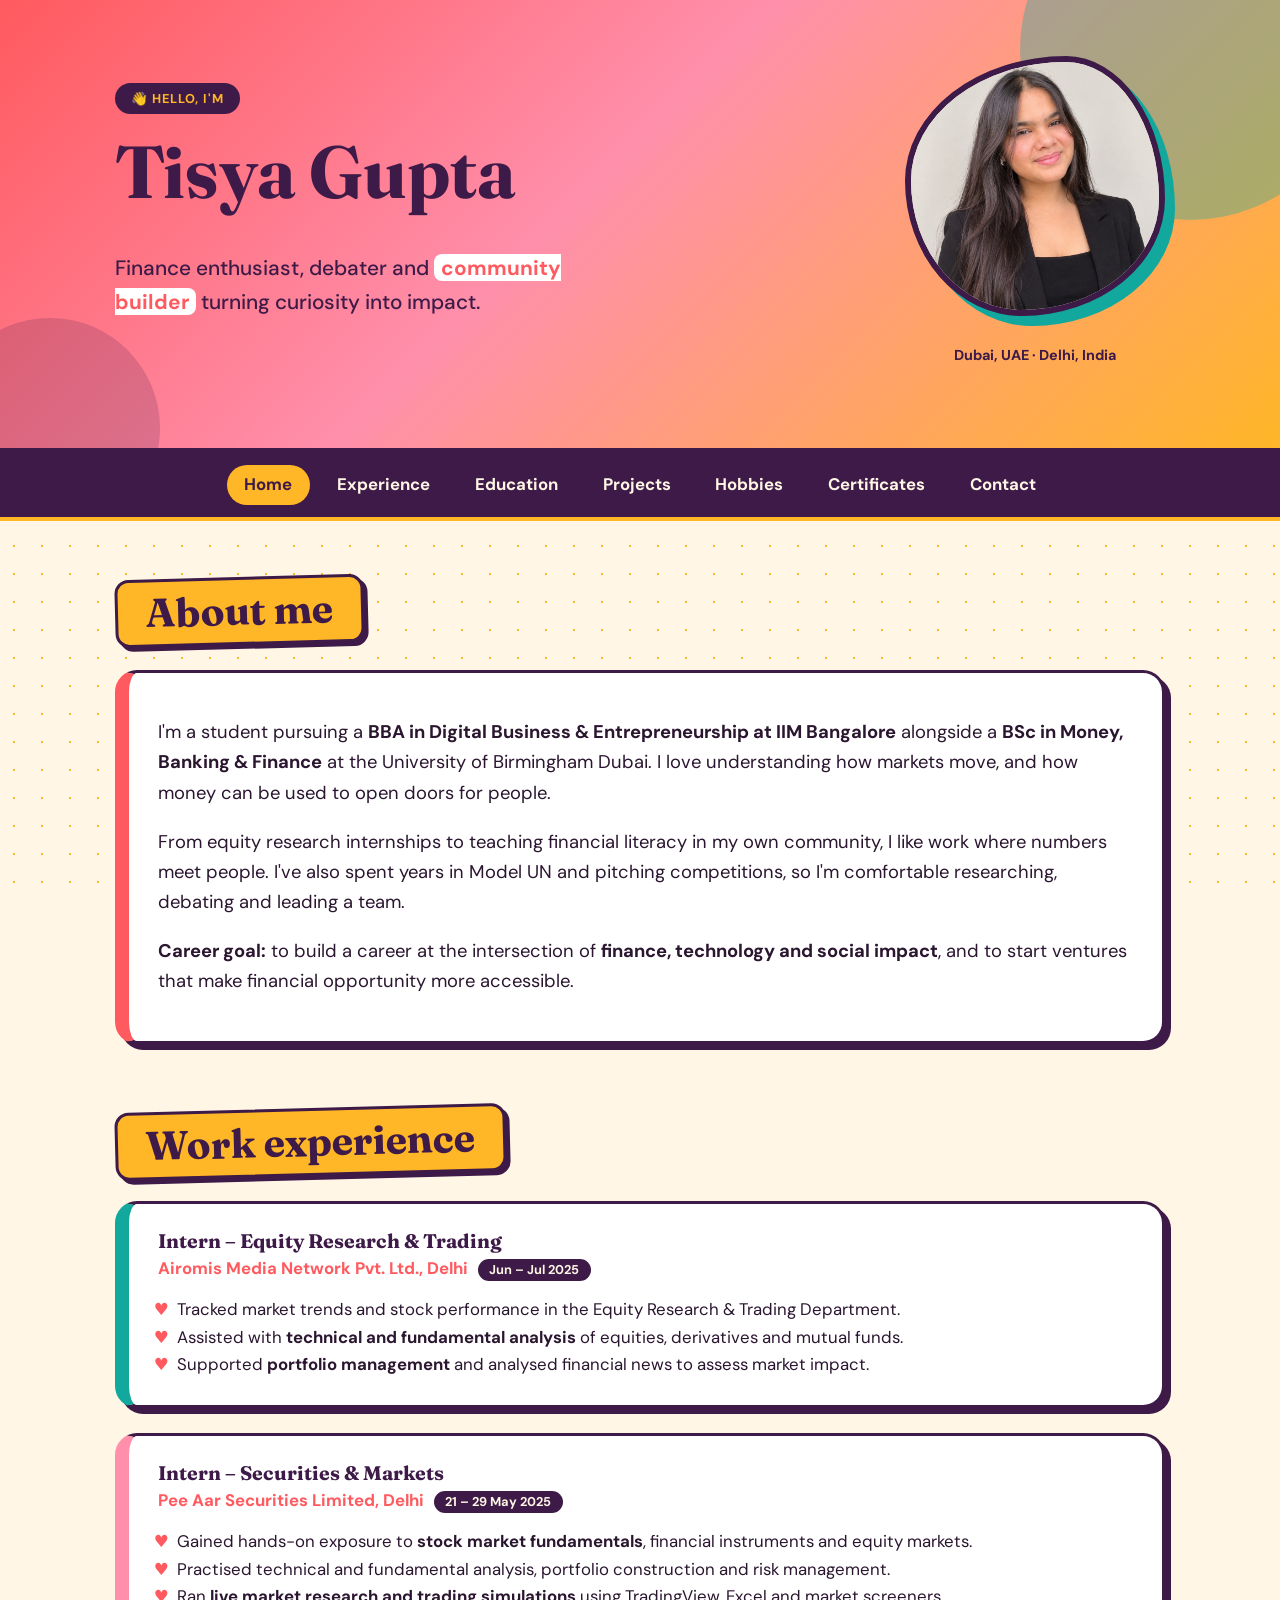
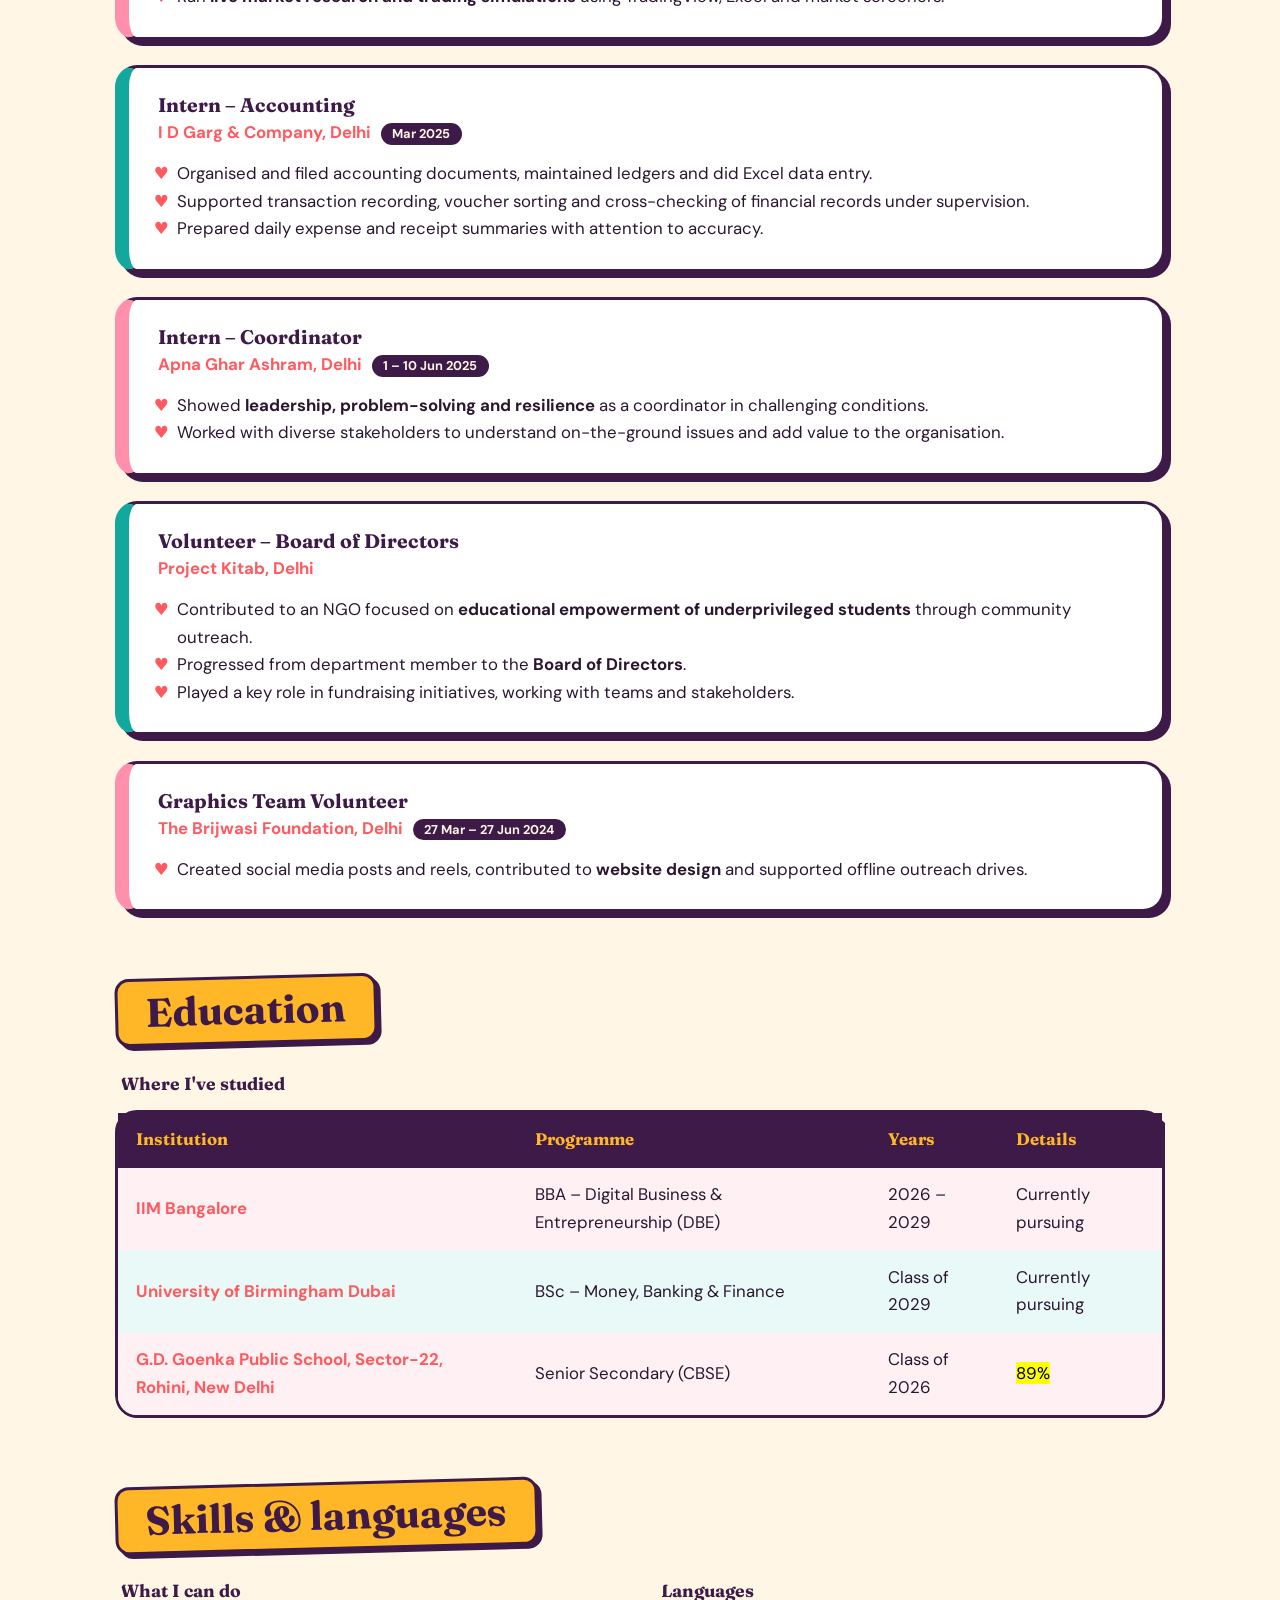
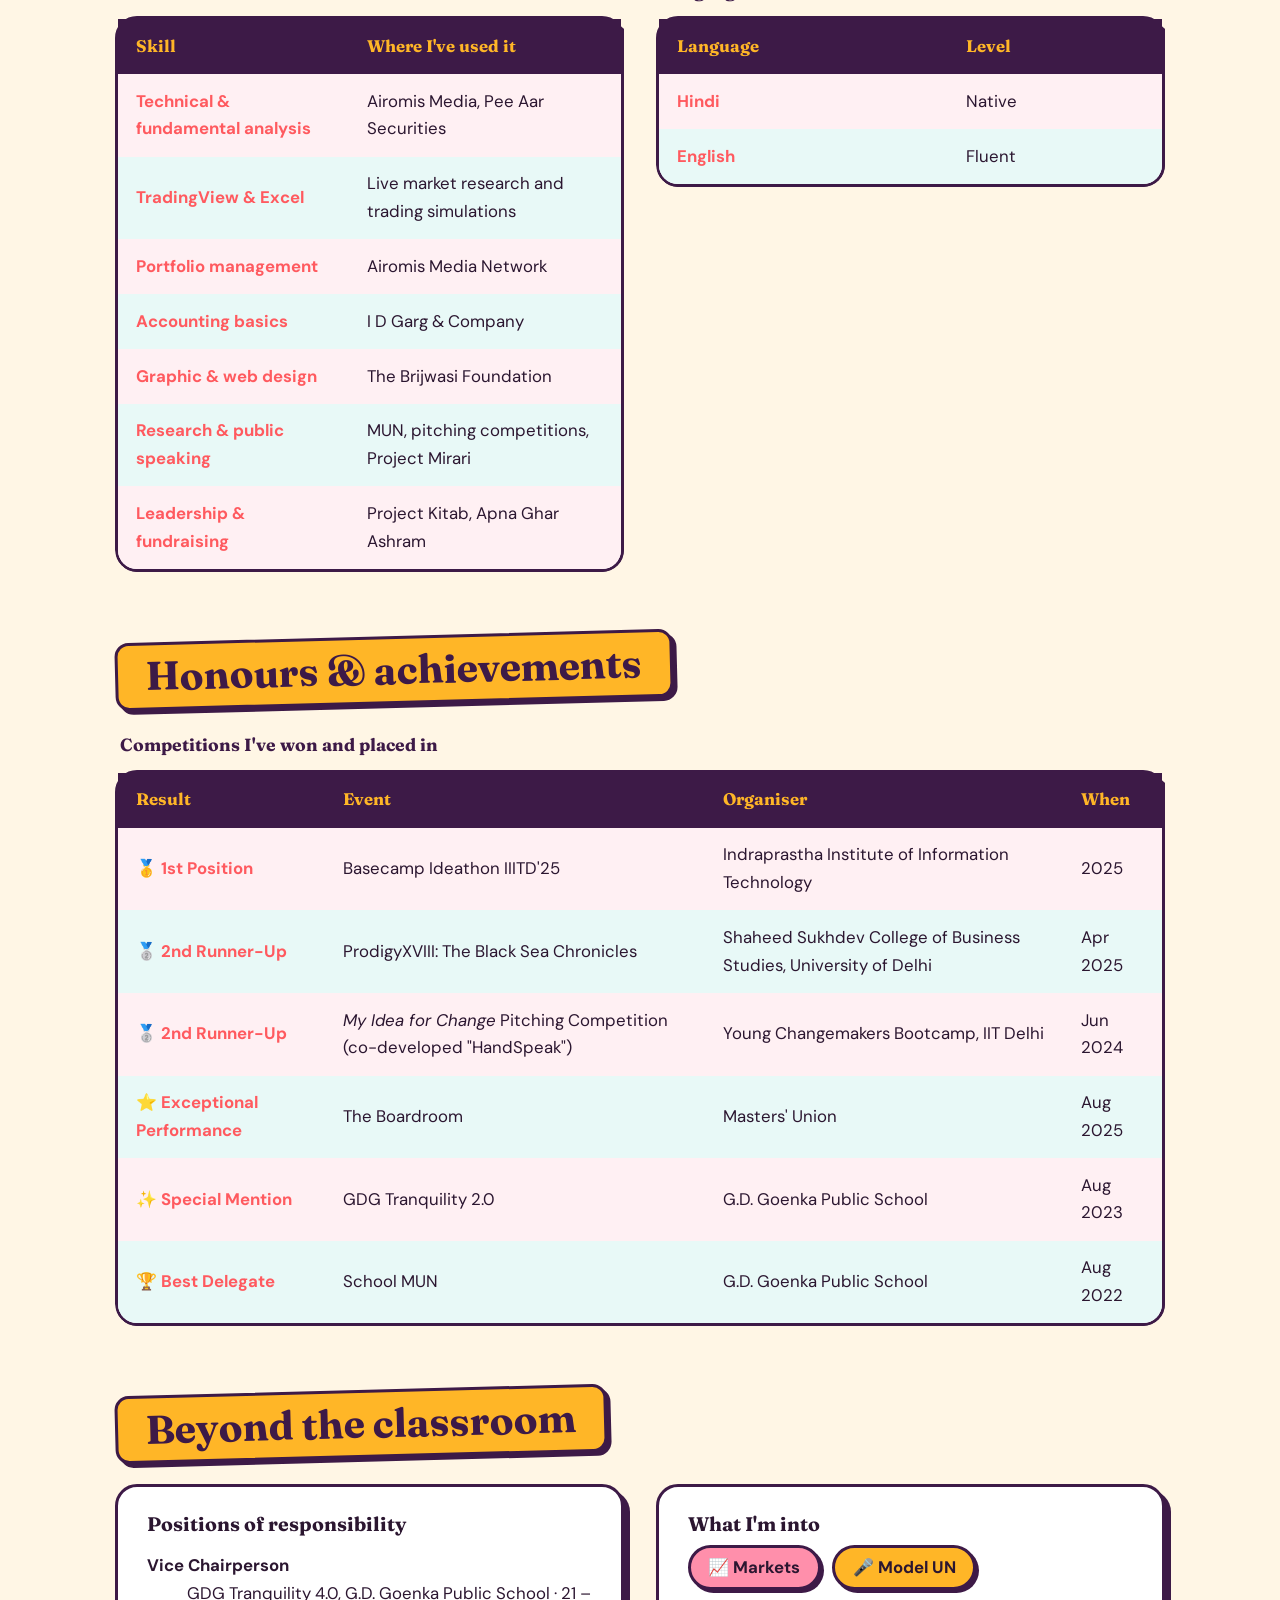
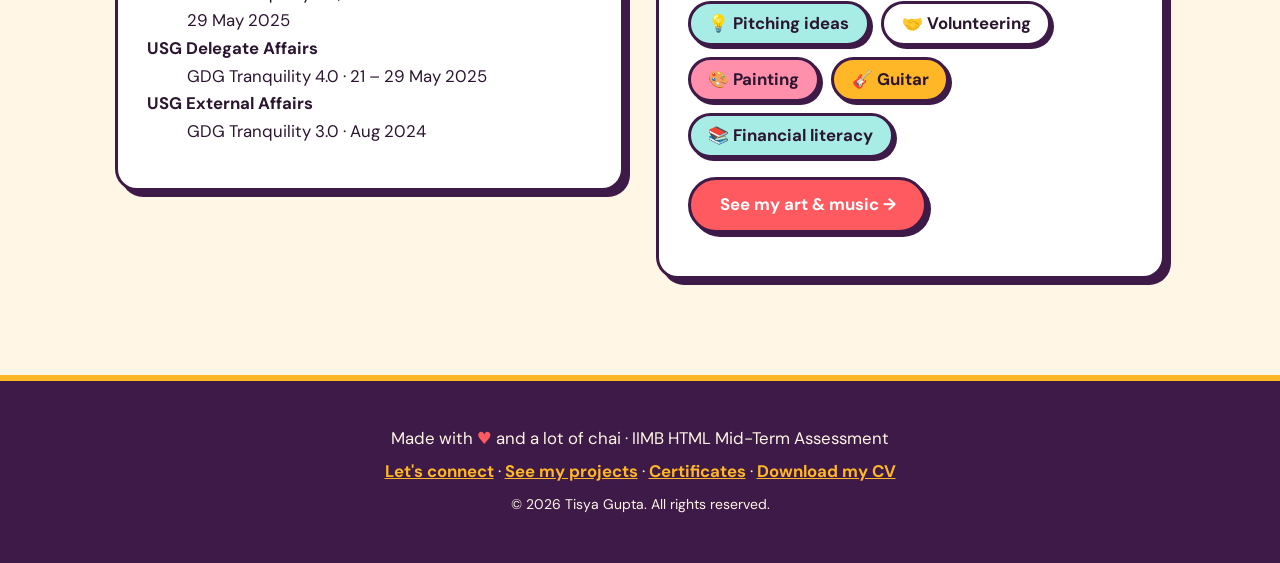
<file: index.html>
<!DOCTYPE html>
<html lang="en">
<head>
  <meta charset="UTF-8">
  <meta name="viewport" content="width=device-width, initial-scale=1.0">
  <meta name="description" content="Resume website of Tisya Gupta – BBA DBE student at IIM Bangalore, finance enthusiast, debater and community builder.">
  <title>Tisya Gupta | Resume</title>
  <link rel="preconnect" href="https://fonts.googleapis.com">
  <link rel="preconnect" href="https://fonts.gstatic.com" crossorigin>
  <link href="https://fonts.googleapis.com/css2?family=DM+Sans:wght@400;500;700&family=Fraunces:opsz,wght@9..144,700;9..144,900&display=swap" rel="stylesheet">
  <link rel="stylesheet" href="style.css">
</head>
<body>
  <a class="skip-link" href="#main">Skip to content</a>

  <!-- ========== HEADER: name, tagline, photo ========== -->
  <header class="site-header">
    <div class="wrap hero">
      <div class="hero-text">
        <span class="hello">👋 Hello, I'm</span>
        <h1>Tisya Gupta</h1>
        <p class="tagline">Finance enthusiast, debater and <mark>community builder</mark> turning curiosity into impact.</p>
      </div>

      <figure class="photo-frame">
        <img src="photo.jpg" alt="Portrait of Tisya Gupta" width="260" height="260">
        <figcaption>Dubai, UAE · Delhi, India</figcaption>
      </figure>
    </div>
  </header>

  <!-- ========== NAVIGATION ========== -->
  <nav class="site-nav" aria-label="Main navigation">
    <ul>
      <li><a href="index.html" aria-current="page">Home</a></li>
      <li><a href="index.html#experience">Experience</a></li>
      <li><a href="index.html#education">Education</a></li>
      <li><a href="projects.html">Projects</a></li>
      <li><a href="hobbies.html">Hobbies</a></li>
      <li><a href="certificates.html">Certificates</a></li>
      <li><a href="contact.html">Contact</a></li>
    </ul>
  </nav>

  <main id="main">
    <div class="wrap">

      <!-- ===== Summary / objective ===== -->
      <section id="about" aria-labelledby="about-title">
        <h2 id="about-title" class="section-title">About me</h2>
        <div class="card about-card">
          <p>
            I'm a student pursuing a <strong>BBA in Digital Business &amp; Entrepreneurship at IIM Bangalore</strong>
            alongside a <strong>BSc in Money, Banking &amp; Finance</strong> at the University of Birmingham Dubai.
            I love understanding how markets move, and how money can be used to open doors for people.
          </p>
          <p>
            From equity research internships to teaching financial literacy in my own community,
            I like work where numbers meet people. I've also spent years in Model UN and pitching competitions,
            so I'm comfortable researching, debating and leading a team.
          </p>
          <p>
            <strong>Career goal:</strong> to build a career at the intersection of <strong>finance, technology and social impact</strong>,
            and to start ventures that make financial opportunity more accessible.
          </p>
        </div>
      </section>

      <!-- ===== Work experience ===== -->
      <section id="experience" aria-labelledby="exp-title">
        <h2 id="exp-title" class="section-title">Work experience</h2>
        <div class="timeline">

          <article class="card">
            <h3>Intern – Equity Research &amp; Trading</h3>
            <p class="role-meta">Airomis Media Network Pvt. Ltd., Delhi
              <time datetime="2025-06/2025-07">Jun – Jul 2025</time>
            </p>
            <ul>
              <li>Tracked market trends and stock performance in the Equity Research &amp; Trading Department.</li>
              <li>Assisted with <strong>technical and fundamental analysis</strong> of equities, derivatives and mutual funds.</li>
              <li>Supported <strong>portfolio management</strong> and analysed financial news to assess market impact.</li>
            </ul>
          </article>

          <article class="card">
            <h3>Intern – Securities &amp; Markets</h3>
            <p class="role-meta">Pee Aar Securities Limited, Delhi
              <time datetime="2025-05-21/2025-05-29">21 – 29 May 2025</time>
            </p>
            <ul>
              <li>Gained hands-on exposure to <strong>stock market fundamentals</strong>, financial instruments and equity markets.</li>
              <li>Practised technical and fundamental analysis, portfolio construction and risk management.</li>
              <li>Ran <strong>live market research and trading simulations</strong> using TradingView, Excel and market screeners.</li>
            </ul>
          </article>

          <article class="card">
            <h3>Intern – Accounting</h3>
            <p class="role-meta">I D Garg &amp; Company, Delhi
              <time datetime="2025-03">Mar 2025</time>
            </p>
            <ul>
              <li>Organised and filed accounting documents, maintained ledgers and did Excel data entry.</li>
              <li>Supported transaction recording, voucher sorting and cross-checking of financial records under supervision.</li>
              <li>Prepared daily expense and receipt summaries with attention to accuracy.</li>
            </ul>
          </article>

          <article class="card">
            <h3>Intern – Coordinator</h3>
            <p class="role-meta">Apna Ghar Ashram, Delhi
              <time datetime="2025-06-01/2025-06-10">1 – 10 Jun 2025</time>
            </p>
            <ul>
              <li>Showed <strong>leadership, problem-solving and resilience</strong> as a coordinator in challenging conditions.</li>
              <li>Worked with diverse stakeholders to understand on-the-ground issues and add value to the organisation.</li>
            </ul>
          </article>

          <article class="card">
            <h3>Volunteer – Board of Directors</h3>
            <p class="role-meta">Project Kitab, Delhi</p>
            <ul>
              <li>Contributed to an NGO focused on <strong>educational empowerment of underprivileged students</strong> through community outreach.</li>
              <li>Progressed from department member to the <strong>Board of Directors</strong>.</li>
              <li>Played a key role in fundraising initiatives, working with teams and stakeholders.</li>
            </ul>
          </article>

          <article class="card">
            <h3>Graphics Team Volunteer</h3>
            <p class="role-meta">The Brijwasi Foundation, Delhi
              <time datetime="2024-03-27/2024-06-27">27 Mar – 27 Jun 2024</time>
            </p>
            <ul>
              <li>Created social media posts and reels, contributed to <strong>website design</strong> and supported offline outreach drives.</li>
            </ul>
          </article>

        </div>
      </section>

      <!-- ===== Education ===== -->
      <section id="education" aria-labelledby="edu-title">
        <h2 id="edu-title" class="section-title">Education</h2>
        <div class="table-wrap">
          <table>
            <caption>Where I've studied</caption>
            <thead>
              <tr>
                <th scope="col">Institution</th>
                <th scope="col">Programme</th>
                <th scope="col">Years</th>
                <th scope="col">Details</th>
              </tr>
            </thead>
            <tbody>
              <tr>
                <th scope="row">IIM Bangalore</th>
                <td>BBA – Digital Business &amp; Entrepreneurship (DBE)</td>
                <td><time datetime="2026">2026</time> – <time datetime="2029">2029</time></td>
                <td>Currently pursuing</td>
              </tr>
              <tr>
                <th scope="row">University of Birmingham Dubai</th>
                <td>BSc – Money, Banking &amp; Finance</td>
                <td>Class of <time datetime="2029">2029</time></td>
                <td>Currently pursuing</td>
              </tr>
              <tr>
                <th scope="row">G.D. Goenka Public School, Sector-22, Rohini, New Delhi</th>
                <td>Senior Secondary (CBSE)</td>
                <td>Class of <time datetime="2026">2026</time></td>
                <td><mark>89%</mark></td>
              </tr>
            </tbody>
          </table>
        </div>
      </section>

      <!-- ===== Skills ===== -->
      <section id="skills" aria-labelledby="skills-title">
        <h2 id="skills-title" class="section-title">Skills &amp; languages</h2>
        <div class="grid-2">

          <div class="table-wrap">
            <table>
              <caption>What I can do</caption>
              <thead>
                <tr><th scope="col">Skill</th><th scope="col">Where I've used it</th></tr>
              </thead>
              <tbody>
                <tr><th scope="row">Technical &amp; fundamental analysis</th><td>Airomis Media, Pee Aar Securities</td></tr>
                <tr><th scope="row">TradingView &amp; Excel</th><td>Live market research and trading simulations</td></tr>
                <tr><th scope="row">Portfolio management</th><td>Airomis Media Network</td></tr>
                <tr><th scope="row">Accounting basics</th><td>I D Garg &amp; Company</td></tr>
                <tr><th scope="row">Graphic &amp; web design</th><td>The Brijwasi Foundation</td></tr>
                <tr><th scope="row">Research &amp; public speaking</th><td>MUN, pitching competitions, Project Mirari</td></tr>
                <tr><th scope="row">Leadership &amp; fundraising</th><td>Project Kitab, Apna Ghar Ashram</td></tr>
              </tbody>
            </table>
          </div>

          <div class="table-wrap">
            <table>
              <caption>Languages</caption>
              <thead>
                <tr><th scope="col">Language</th><th scope="col">Level</th></tr>
              </thead>
              <tbody>
                <tr><th scope="row">Hindi</th><td>Native</td></tr>
                <tr><th scope="row">English</th><td>Fluent</td></tr>
              </tbody>
            </table>
          </div>

        </div>
      </section>

      <!-- ===== Honours & achievements ===== -->
      <section id="achievements" aria-labelledby="ach-title">
        <h2 id="ach-title" class="section-title">Honours &amp; achievements</h2>
        <div class="table-wrap">
          <table>
            <caption>Competitions I've won and placed in</caption>
            <thead>
              <tr>
                <th scope="col">Result</th>
                <th scope="col">Event</th>
                <th scope="col">Organiser</th>
                <th scope="col">When</th>
              </tr>
            </thead>
            <tbody>
              <tr><th scope="row">🥇 1st Position</th><td>Basecamp Ideathon IIITD'25</td><td>Indraprastha Institute of Information Technology</td><td>2025</td></tr>
              <tr><th scope="row">🥈 2nd Runner-Up</th><td>ProdigyXVIII: The Black Sea Chronicles</td><td>Shaheed Sukhdev College of Business Studies, University of Delhi</td><td>Apr 2025</td></tr>
              <tr><th scope="row">🥈 2nd Runner-Up</th><td><i>My Idea for Change</i> Pitching Competition (co-developed "HandSpeak")</td><td>Young Changemakers Bootcamp, IIT Delhi</td><td>Jun 2024</td></tr>
              <tr><th scope="row">⭐ Exceptional Performance</th><td>The Boardroom</td><td>Masters' Union</td><td>Aug 2025</td></tr>
              <tr><th scope="row">✨ Special Mention</th><td>GDG Tranquility 2.0</td><td>G.D. Goenka Public School</td><td>Aug 2023</td></tr>
              <tr><th scope="row">🏆 Best Delegate</th><td>School MUN</td><td>G.D. Goenka Public School</td><td>Aug 2022</td></tr>
            </tbody>
          </table>
        </div>
      </section>

      <!-- ===== Positions & publication ===== -->
      <section id="beyond" aria-labelledby="beyond-title">
        <h2 id="beyond-title" class="section-title">Beyond the classroom</h2>
        <div class="grid-2">
          <div class="card">
            <h3>Positions of responsibility</h3>
            <dl>
              <dt><strong>Vice Chairperson</strong></dt>
              <dd>GDG Tranquility 4.0, G.D. Goenka Public School · <time datetime="2025-05-21/2025-05-29">21 – 29 May 2025</time></dd>
              <dt><strong>USG Delegate Affairs</strong></dt>
              <dd>GDG Tranquility 4.0 · <time datetime="2025-05-21/2025-05-29">21 – 29 May 2025</time></dd>
              <dt><strong>USG External Affairs</strong></dt>
              <dd>GDG Tranquility 3.0 · <time datetime="2024-08">Aug 2024</time></dd>
            </dl>
          </div>
          <div class="card">
            <h3>What I'm into</h3>
            <ul class="chips">
              <li>📈 Markets</li>
              <li>🎤 Model UN</li>
              <li>💡 Pitching ideas</li>
              <li>🤝 Volunteering</li>
              <li>🎨 Painting</li>
              <li>🎸 Guitar</li>
              <li>📚 Financial literacy</li>
            </ul>
            <p style="margin-top:1.2rem"><a class="btn" href="hobbies.html">See my art &amp; music →</a></p>
          </div>
        </div>
      </section>

    </div>
  </main>

  <!-- ========== FOOTER ========== -->
  <footer class="site-footer">
    <p>Made with <span class="heart" aria-label="love">♥</span> and a lot of chai · IIMB HTML Mid-Term Assessment</p>
    <p><a href="contact.html">Let's connect</a> · <a href="projects.html">See my projects</a> · <a href="certificates.html">Certificates</a> · <a href="Tisya_Gupta_CV.pdf" download>Download my CV</a></p>
    <p><small>&copy; <time datetime="2026">2026</time> Tisya Gupta. All rights reserved.</small></p>
  </footer>
</body>
</html>
</file>
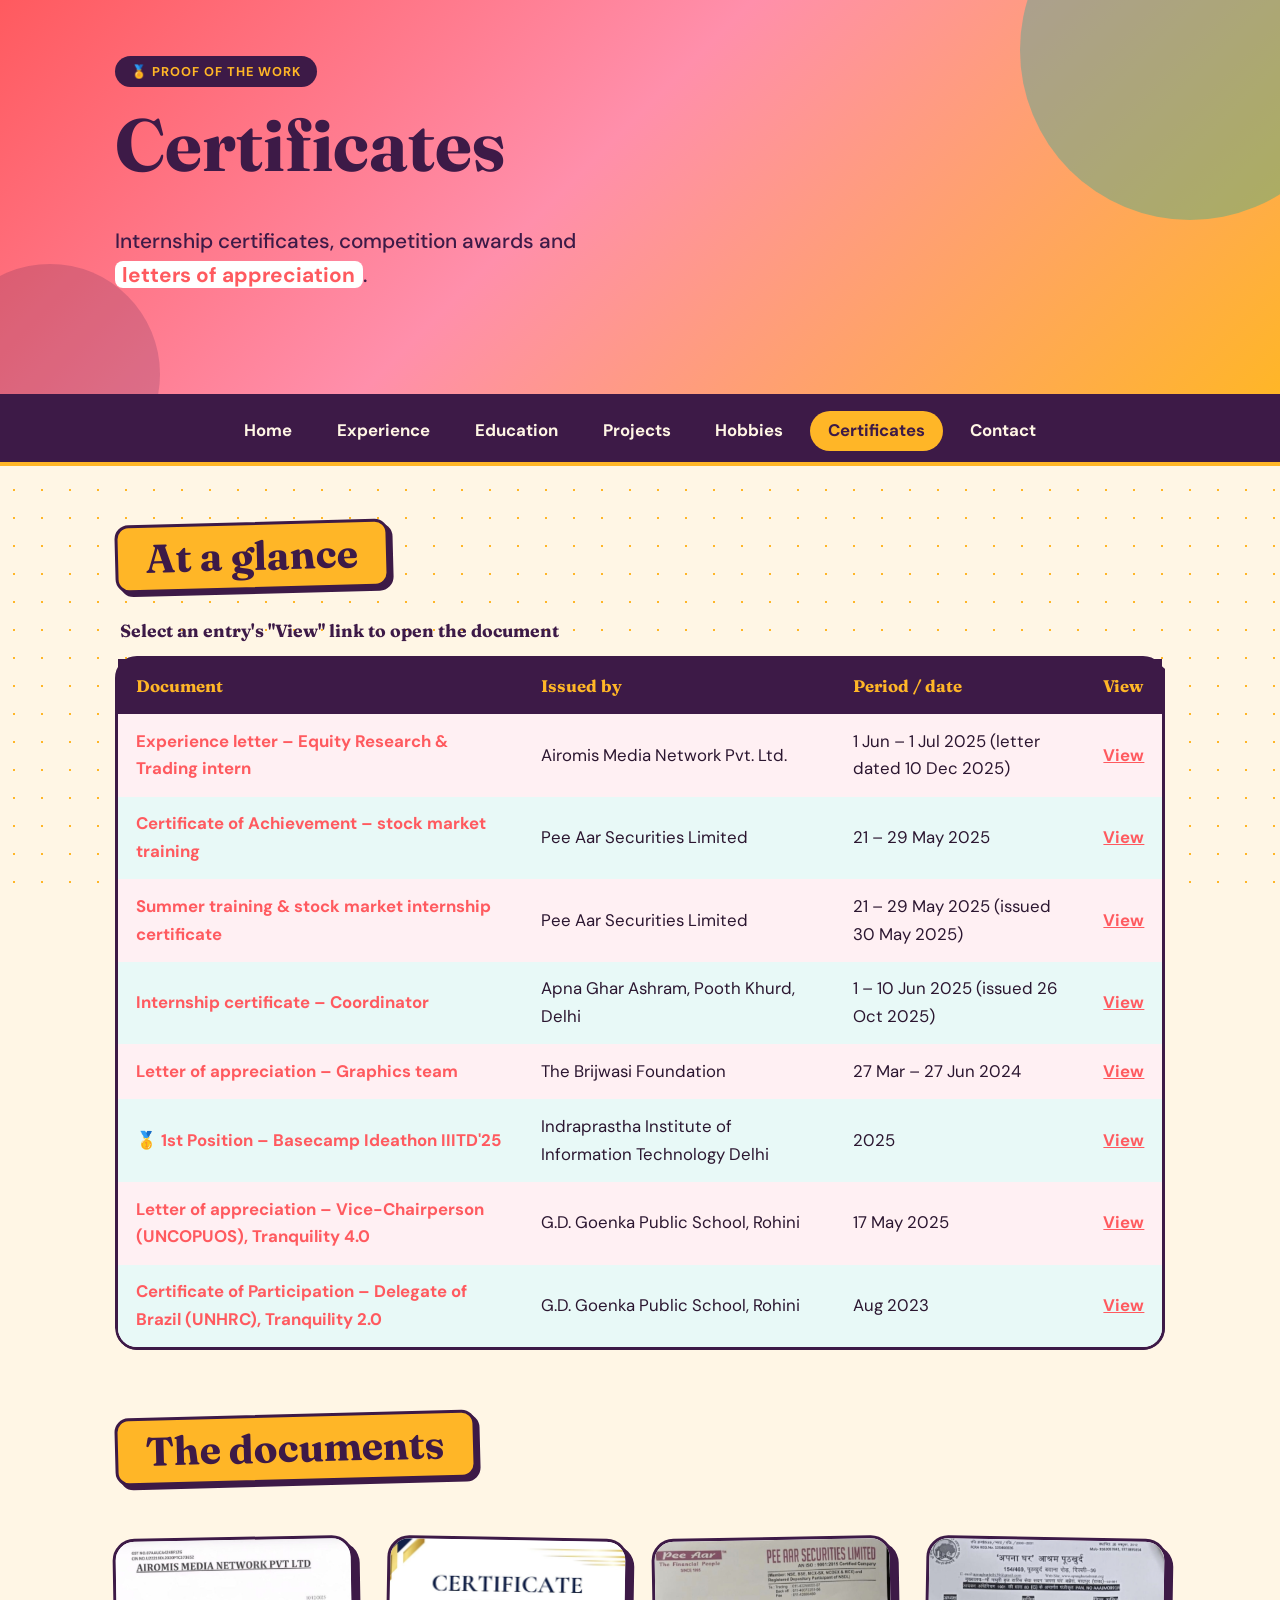
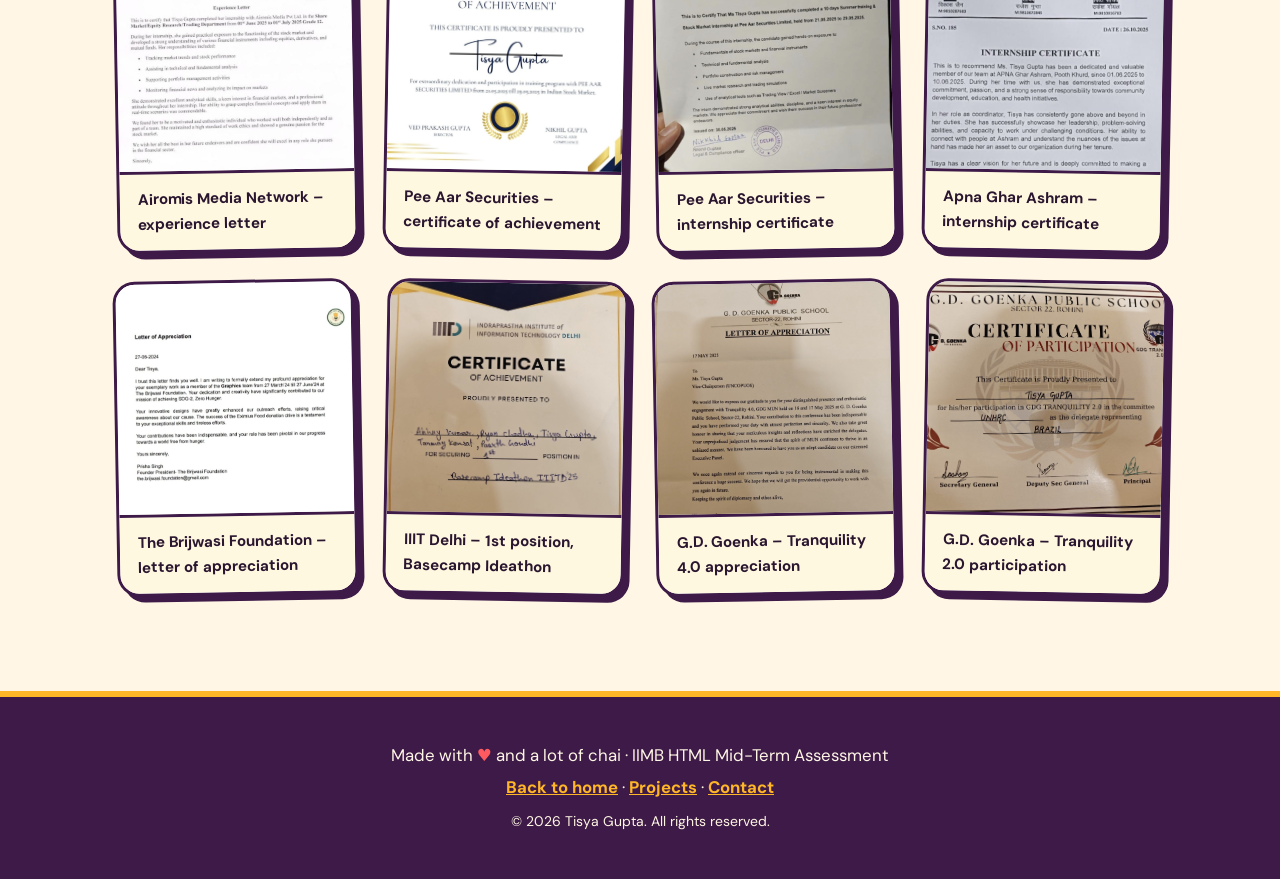
<file: certificates.html>
<!DOCTYPE html>
<html lang="en">
<head>
  <meta charset="UTF-8">
  <meta name="viewport" content="width=device-width, initial-scale=1.0">
  <meta name="description" content="Certificates and letters of appreciation earned by Tisya Gupta.">
  <title>Certificates | Tisya Gupta</title>
  <link rel="preconnect" href="https://fonts.googleapis.com">
  <link rel="preconnect" href="https://fonts.gstatic.com" crossorigin>
  <link href="https://fonts.googleapis.com/css2?family=DM+Sans:wght@400;500;700&family=Fraunces:opsz,wght@9..144,700;9..144,900&display=swap" rel="stylesheet">
  <link rel="stylesheet" href="style.css">
</head>
<body>
  <a class="skip-link" href="#main">Skip to content</a>

  <header class="site-header">
    <div class="wrap hero">
      <div class="hero-text">
        <span class="hello">🏅 Proof of the work</span>
        <h1>Certificates</h1>
        <p class="tagline">Internship certificates, competition awards and <mark>letters of appreciation</mark>.</p>
      </div>
    </div>
  </header>

  <nav class="site-nav" aria-label="Main navigation">
    <ul>
      <li><a href="index.html">Home</a></li>
      <li><a href="index.html#experience">Experience</a></li>
      <li><a href="index.html#education">Education</a></li>
      <li><a href="projects.html">Projects</a></li>
      <li><a href="hobbies.html">Hobbies</a></li>
      <li><a href="certificates.html" aria-current="page">Certificates</a></li>
      <li><a href="contact.html">Contact</a></li>
    </ul>
  </nav>

  <main id="main">
    <div class="wrap">

      <section id="certs" aria-labelledby="table-title">
        <h2 id="table-title" class="section-title">At a glance</h2>
        <div class="table-wrap">
          <table>
            <caption>Select an entry's "View" link to open the document</caption>
            <thead>
              <tr>
                <th scope="col">Document</th>
                <th scope="col">Issued by</th>
                <th scope="col">Period / date</th>
                <th scope="col">View</th>
              </tr>
            </thead>
            <tbody>
              <tr>
                <th scope="row">Experience letter – Equity Research &amp; Trading intern</th>
                <td>Airomis Media Network Pvt. Ltd.</td>
                <td>1 Jun – 1 Jul 2025 (letter dated 10 Dec 2025)</td>
                <td><a href="#cert-airomis">View</a></td>
              </tr>
              <tr>
                <th scope="row">Certificate of Achievement – stock market training</th>
                <td>Pee Aar Securities Limited</td>
                <td>21 – 29 May 2025</td>
                <td><a href="#cert-peeaar-a">View</a></td>
              </tr>
              <tr>
                <th scope="row">Summer training &amp; stock market internship certificate</th>
                <td>Pee Aar Securities Limited</td>
                <td>21 – 29 May 2025 (issued 30 May 2025)</td>
                <td><a href="#cert-peeaar-b">View</a></td>
              </tr>
              <tr>
                <th scope="row">Internship certificate – Coordinator</th>
                <td>Apna Ghar Ashram, Pooth Khurd, Delhi</td>
                <td>1 – 10 Jun 2025 (issued 26 Oct 2025)</td>
                <td><a href="#cert-apna">View</a></td>
              </tr>
              <tr>
                <th scope="row">Letter of appreciation – Graphics team</th>
                <td>The Brijwasi Foundation</td>
                <td>27 Mar – 27 Jun 2024</td>
                <td><a href="#cert-brijwasi">View</a></td>
              </tr>
              <tr>
                <th scope="row">🥇 1st Position – Basecamp Ideathon IIITD'25</th>
                <td>Indraprastha Institute of Information Technology Delhi</td>
                <td>2025</td>
                <td><a href="#cert-iiitd">View</a></td>
              </tr>
              <tr>
                <th scope="row">Letter of appreciation – Vice-Chairperson (UNCOPUOS), Tranquility 4.0</th>
                <td>G.D. Goenka Public School, Rohini</td>
                <td>17 May 2025</td>
                <td><a href="#cert-gdg4">View</a></td>
              </tr>
              <tr>
                <th scope="row">Certificate of Participation – Delegate of Brazil (UNHRC), Tranquility 2.0</th>
                <td>G.D. Goenka Public School, Rohini</td>
                <td>Aug 2023</td>
                <td><a href="#cert-gdg2">View</a></td>
              </tr>
            </tbody>
          </table>
        </div>
      </section>

      <section id="gallery" aria-labelledby="gallery-title">
        <h2 id="gallery-title" class="section-title">The documents</h2>
        <div class="gallery cert-gallery">
          <figure>
            <a href="#cert-airomis"><img src="images/cert-airomis-letter.jpg" alt="Experience letter from Airomis Media Network" loading="lazy"></a>
            <figcaption>Airomis Media Network – experience letter</figcaption>
          </figure>
          <figure>
            <a href="#cert-peeaar-a"><img src="images/cert-pee-aar-achievement.jpg" alt="Certificate of achievement from Pee Aar Securities" loading="lazy"></a>
            <figcaption>Pee Aar Securities – certificate of achievement</figcaption>
          </figure>
          <figure>
            <a href="#cert-peeaar-b"><img src="images/cert-pee-aar-training.jpg" alt="Summer training and internship certificate from Pee Aar Securities" loading="lazy"></a>
            <figcaption>Pee Aar Securities – internship certificate</figcaption>
          </figure>
          <figure>
            <a href="#cert-apna"><img src="images/cert-apna-ghar.jpg" alt="Internship certificate from Apna Ghar Ashram" loading="lazy"></a>
            <figcaption>Apna Ghar Ashram – internship certificate</figcaption>
          </figure>
          <figure>
            <a href="#cert-brijwasi"><img src="images/cert-brijwasi.jpg" alt="Letter of appreciation from The Brijwasi Foundation" loading="lazy"></a>
            <figcaption>The Brijwasi Foundation – letter of appreciation</figcaption>
          </figure>
          <figure>
            <a href="#cert-iiitd"><img src="images/cert-iiitd-ideathon.jpg" alt="IIIT Delhi certificate for 1st position in Basecamp Ideathon" loading="lazy"></a>
            <figcaption>IIIT Delhi – 1st position, Basecamp Ideathon</figcaption>
          </figure>
          <figure>
            <a href="#cert-gdg4"><img src="images/cert-gdg-tranquility-4.jpg" alt="Letter of appreciation from G.D. Goenka Public School for Tranquility 4.0" loading="lazy"></a>
            <figcaption>G.D. Goenka – Tranquility 4.0 appreciation</figcaption>
          </figure>
          <figure>
            <a href="#cert-gdg2"><img src="images/cert-gdg-tranquility-2.jpg" alt="Certificate of participation, GDG Tranquility 2.0" loading="lazy"></a>
            <figcaption>G.D. Goenka – Tranquility 2.0 participation</figcaption>
          </figure>
        </div>
      </section>

    </div>
  </main>

  <!-- ===== Lightboxes (pure CSS, opened with :target) ===== -->
  <div class="lightbox" id="cert-airomis"><a class="close" href="#certs" aria-label="Close">✕</a><img src="images/cert-airomis-letter.jpg" alt="Experience letter from Airomis Media Network, full size" loading="lazy"></div>
  <div class="lightbox" id="cert-peeaar-a"><a class="close" href="#certs" aria-label="Close">✕</a><img src="images/cert-pee-aar-achievement.jpg" alt="Pee Aar Securities certificate of achievement, full size" loading="lazy"></div>
  <div class="lightbox" id="cert-peeaar-b"><a class="close" href="#certs" aria-label="Close">✕</a><img src="images/cert-pee-aar-training.jpg" alt="Pee Aar Securities internship certificate, full size" loading="lazy"></div>
  <div class="lightbox" id="cert-apna"><a class="close" href="#certs" aria-label="Close">✕</a><img src="images/cert-apna-ghar.jpg" alt="Apna Ghar Ashram internship certificate, full size" loading="lazy"></div>
  <div class="lightbox" id="cert-brijwasi"><a class="close" href="#certs" aria-label="Close">✕</a><img src="images/cert-brijwasi.jpg" alt="Brijwasi Foundation letter of appreciation, full size" loading="lazy"></div>
  <div class="lightbox" id="cert-iiitd"><a class="close" href="#certs" aria-label="Close">✕</a><img src="images/cert-iiitd-ideathon.jpg" alt="IIIT Delhi Basecamp Ideathon certificate, full size" loading="lazy"></div>
  <div class="lightbox" id="cert-gdg4"><a class="close" href="#certs" aria-label="Close">✕</a><img src="images/cert-gdg-tranquility-4.jpg" alt="Tranquility 4.0 letter of appreciation, full size" loading="lazy"></div>
  <div class="lightbox" id="cert-gdg2"><a class="close" href="#certs" aria-label="Close">✕</a><img src="images/cert-gdg-tranquility-2.jpg" alt="Tranquility 2.0 certificate of participation, full size" loading="lazy"></div>

  <footer class="site-footer">
    <p>Made with <span class="heart" aria-label="love">♥</span> and a lot of chai · IIMB HTML Mid-Term Assessment</p>
    <p><a href="index.html">Back to home</a> · <a href="projects.html">Projects</a> · <a href="contact.html">Contact</a></p>
    <p><small>&copy; <time datetime="2026">2026</time> Tisya Gupta. All rights reserved.</small></p>
  </footer>
</body>
</html>
</file>
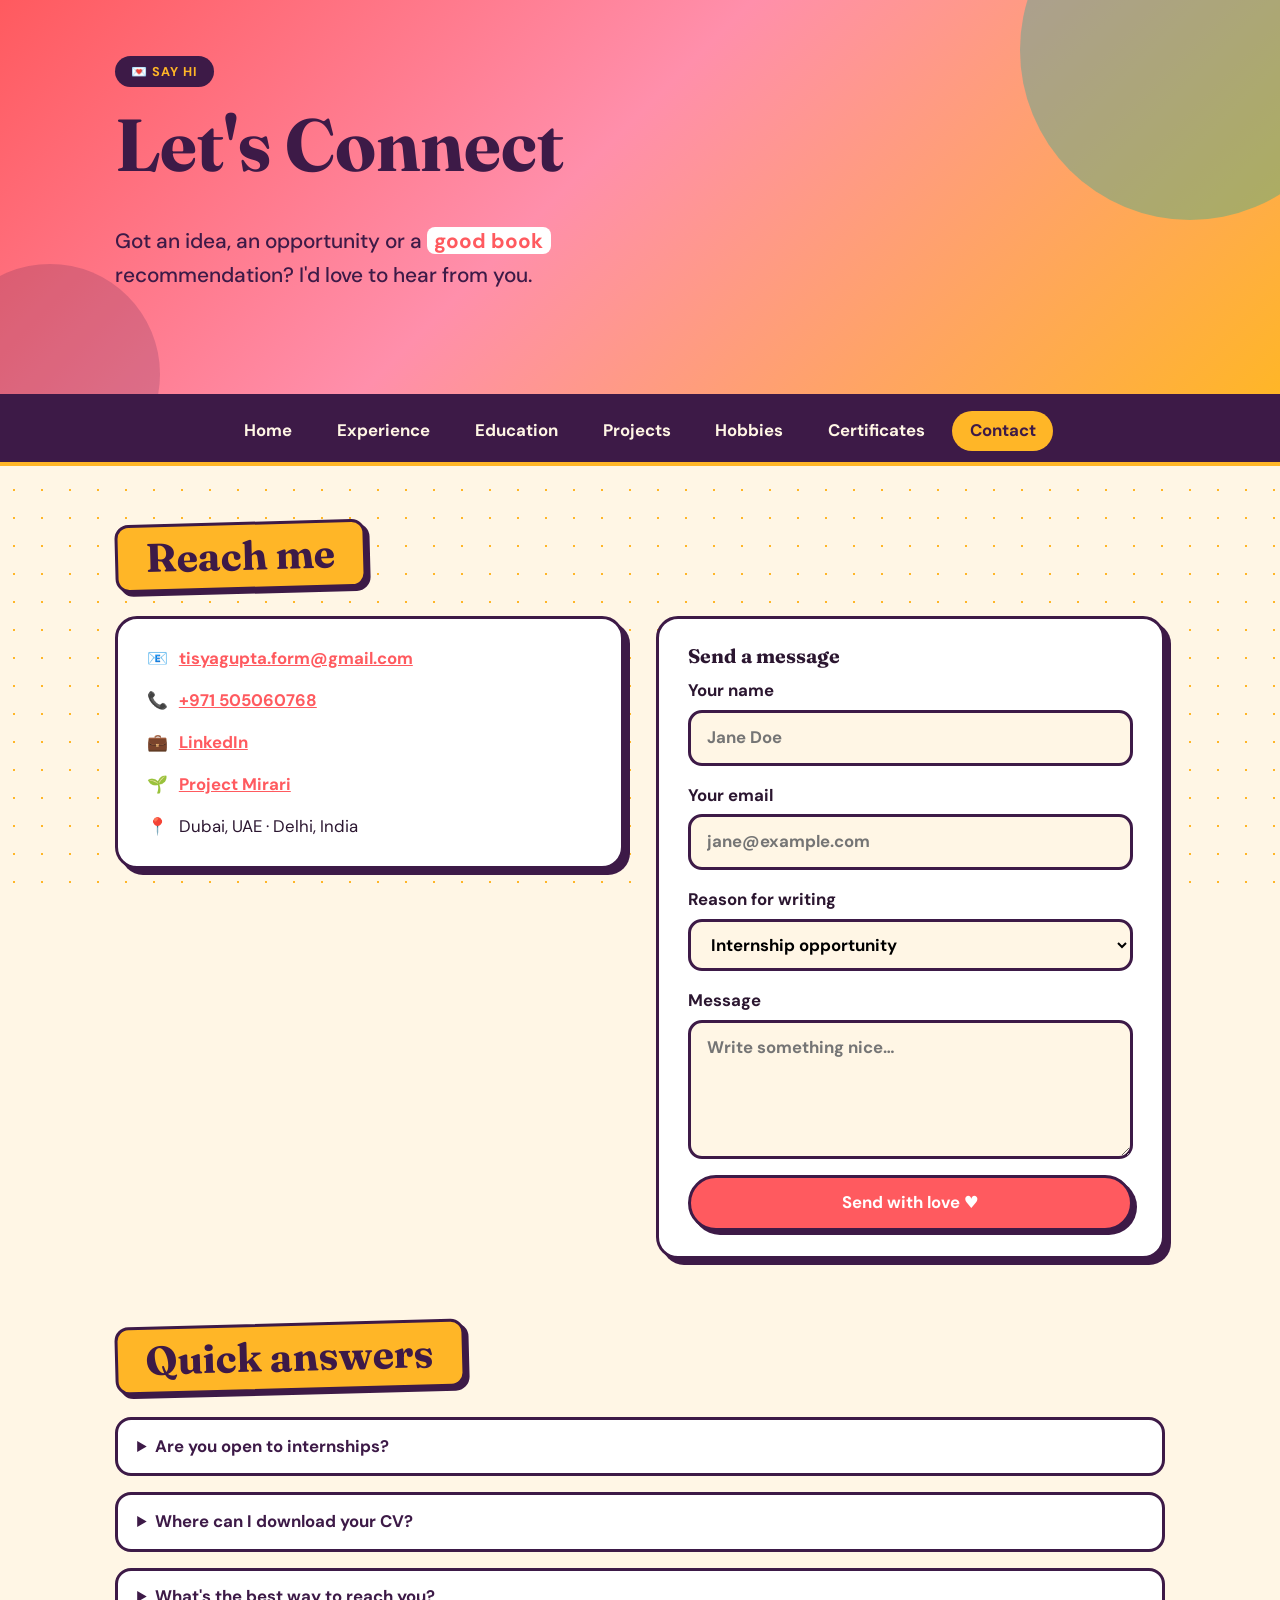
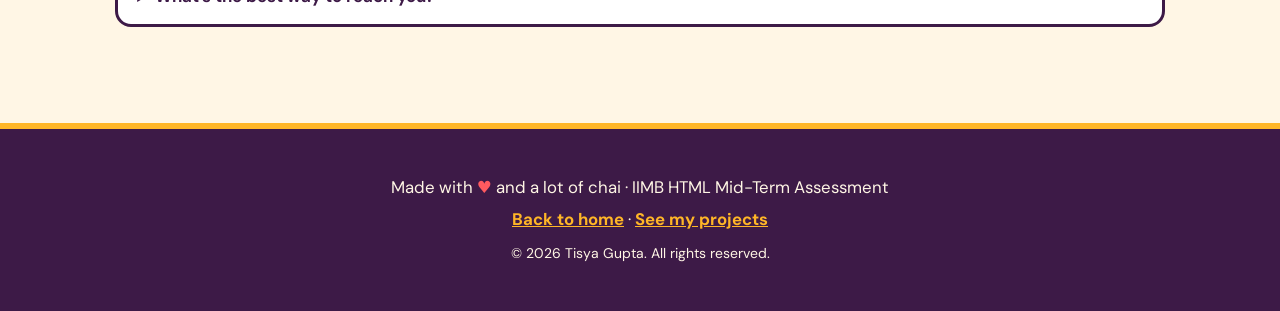
<file: contact.html>
<!DOCTYPE html>
<html lang="en">
<head>
  <meta charset="UTF-8">
  <meta name="viewport" content="width=device-width, initial-scale=1.0">
  <meta name="description" content="Contact Tisya Gupta – email, phone and LinkedIn.">
  <title>Contact | Tisya Gupta</title>
  <link rel="preconnect" href="https://fonts.googleapis.com">
  <link rel="preconnect" href="https://fonts.gstatic.com" crossorigin>
  <link href="https://fonts.googleapis.com/css2?family=DM+Sans:wght@400;500;700&family=Fraunces:opsz,wght@9..144,700;9..144,900&display=swap" rel="stylesheet">
  <link rel="stylesheet" href="style.css">
</head>
<body>
  <a class="skip-link" href="#main">Skip to content</a>

  <header class="site-header">
    <div class="wrap hero">
      <div class="hero-text">
        <span class="hello">💌 Say hi</span>
        <h1>Let's Connect</h1>
        <p class="tagline">Got an idea, an opportunity or a <mark>good book</mark> recommendation? I'd love to hear from you.</p>
      </div>
    </div>
  </header>

  <nav class="site-nav" aria-label="Main navigation">
    <ul>
      <li><a href="index.html">Home</a></li>
      <li><a href="index.html#experience">Experience</a></li>
      <li><a href="index.html#education">Education</a></li>
      <li><a href="projects.html">Projects</a></li>
      <li><a href="hobbies.html">Hobbies</a></li>
      <li><a href="certificates.html">Certificates</a></li>
      <li><a href="contact.html" aria-current="page">Contact</a></li>
    </ul>
  </nav>

  <main id="main">
    <div class="wrap">

      <section aria-labelledby="reach-title">
        <h2 id="reach-title" class="section-title">Reach me</h2>
        <div class="grid-2">

          <div class="card">
            <address>
              <p><span class="contact-icon">📧</span><a href="mailto:tisyagupta.form@gmail.com">tisyagupta.form@gmail.com</a></p>
              <p><span class="contact-icon">📞</span><a href="tel:+971505060768">+971 505060768</a></p>
              <p><span class="contact-icon">💼</span><a href="https://www.linkedin.com/in/tisya-gupta-999998353/" target="_blank" rel="noopener">LinkedIn</a></p>
              <p><span class="contact-icon">🌱</span><a href="https://tisyagupta9.wixsite.com/mysite" target="_blank" rel="noopener">Project Mirari</a></p>
              <p><span class="contact-icon">📍</span>Dubai, UAE · Delhi, India</p>
            </address>
          </div>

          <div class="card">
            <h3>Send a message</h3>
            <!-- Opens the visitor's email app (works on GitHub Pages without a server) -->
            <form action="mailto:tisyagupta.form@gmail.com" method="post" enctype="text/plain">
              <label>Your name
                <input type="text" name="name" placeholder="Jane Doe" required>
              </label>
              <label>Your email
                <input type="email" name="email" placeholder="jane@example.com" required>
              </label>
              <label>Reason for writing
                <select name="reason">
                  <option>Internship opportunity</option>
                  <option>Collaboration</option>
                  <option>Project Mirari</option>
                  <option>Just saying hi</option>
                </select>
              </label>
              <label>Message
                <textarea name="message" rows="4" placeholder="Write something nice…" required></textarea>
              </label>
              <button type="submit">Send with love ♥</button>
            </form>
          </div>

        </div>
      </section>

      <section aria-labelledby="faq-title">
        <h2 id="faq-title" class="section-title">Quick answers</h2>
        <details>
          <summary>Are you open to internships?</summary>
          <p>Yes! I'm keen on internships in finance, markets, entrepreneurship and social impact.</p>
        </details>
        <details>
          <summary>Where can I download your CV?</summary>
          <p><a class="btn btn-teal" href="Tisya_Gupta_CV.pdf" download>Download CV (PDF)</a></p>
        </details>
        <details>
          <summary>What's the best way to reach you?</summary>
          <p>Email or LinkedIn works best.</p>
        </details>
      </section>

    </div>
  </main>

  <footer class="site-footer">
    <p>Made with <span class="heart" aria-label="love">♥</span> and a lot of chai · IIMB HTML Mid-Term Assessment</p>
    <p><a href="index.html">Back to home</a> · <a href="projects.html">See my projects</a></p>
    <p><small>&copy; <time datetime="2026">2026</time> Tisya Gupta. All rights reserved.</small></p>
  </footer>
</body>
</html>
</file>
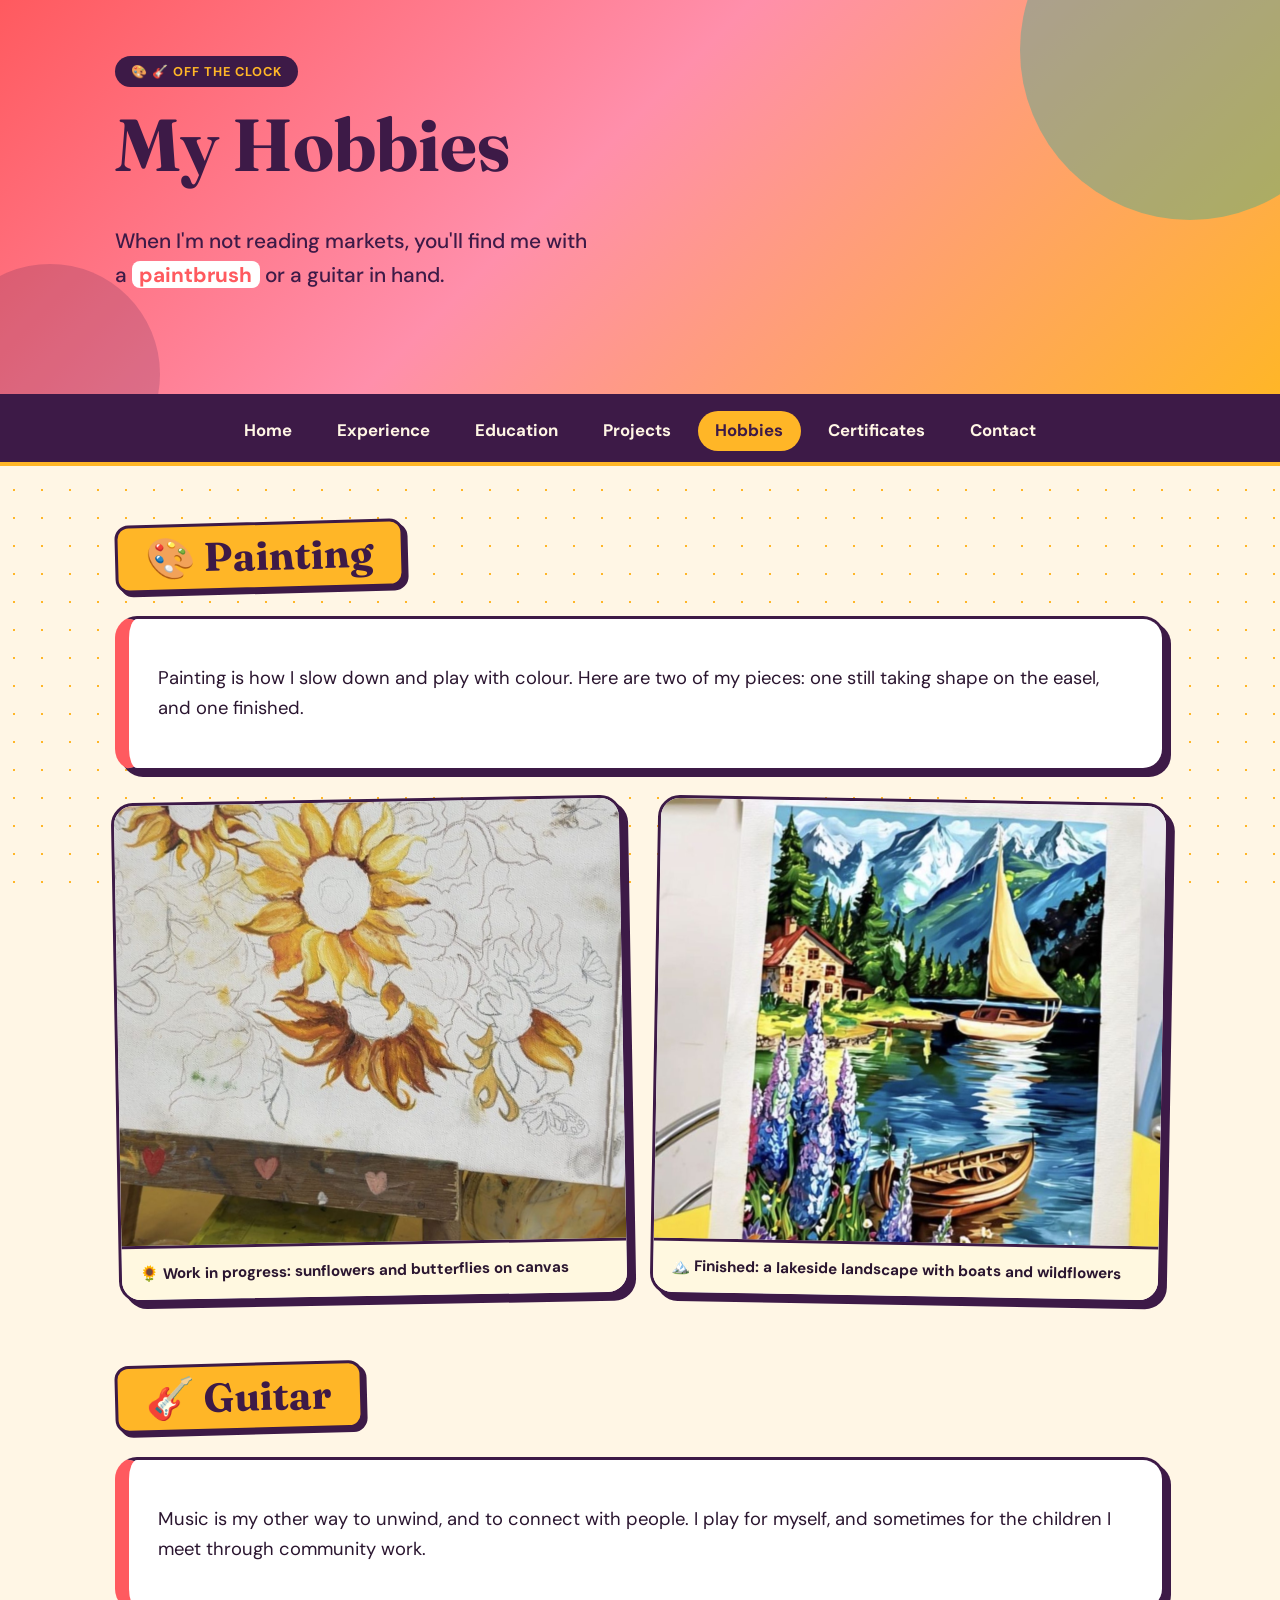
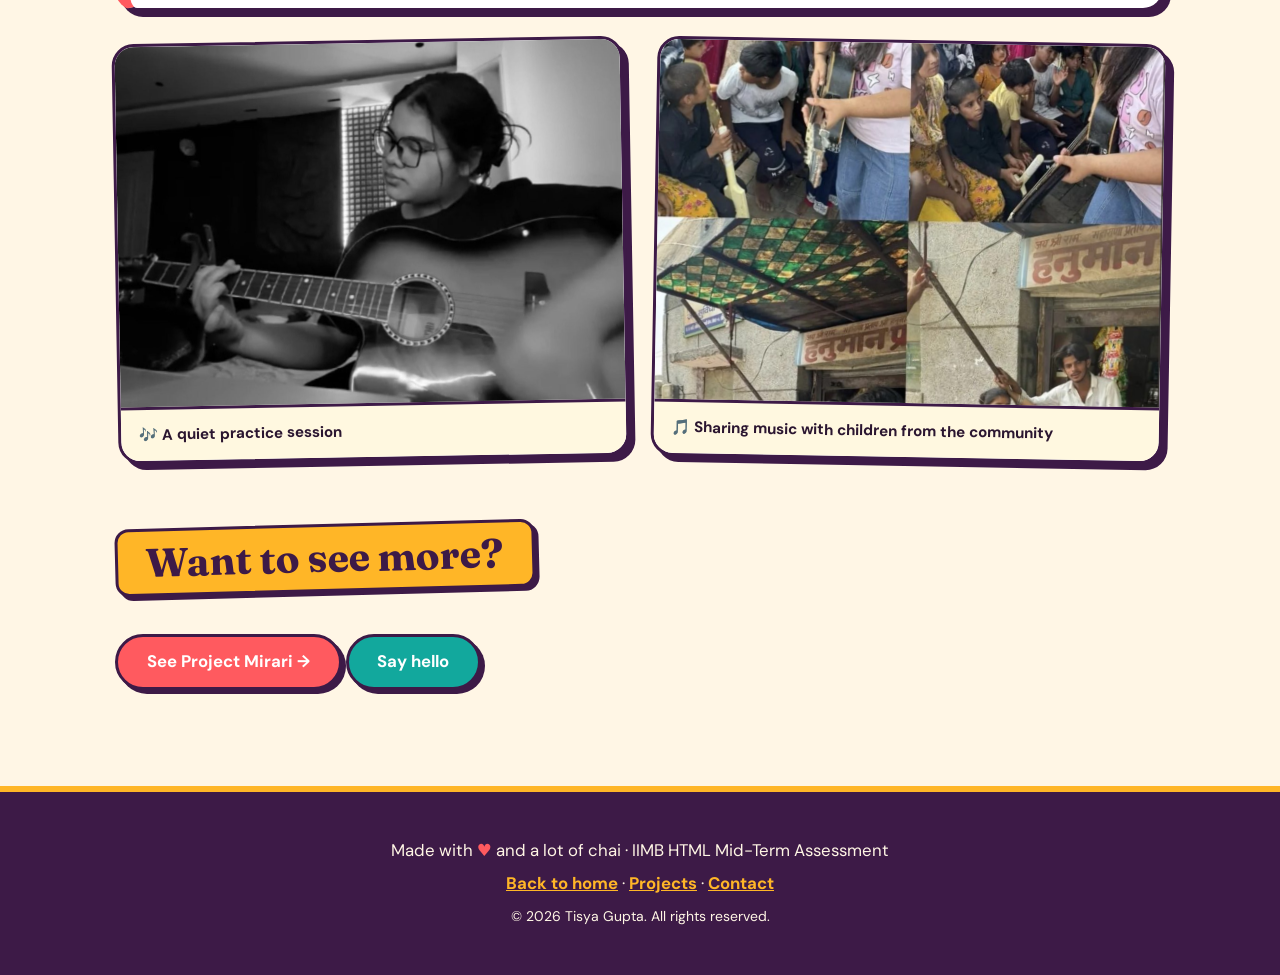
<file: hobbies.html>
<!DOCTYPE html>
<html lang="en">
<head>
  <meta charset="UTF-8">
  <meta name="viewport" content="width=device-width, initial-scale=1.0">
  <meta name="description" content="Hobbies of Tisya Gupta – painting and guitar.">
  <title>Hobbies | Tisya Gupta</title>
  <link rel="preconnect" href="https://fonts.googleapis.com">
  <link rel="preconnect" href="https://fonts.gstatic.com" crossorigin>
  <link href="https://fonts.googleapis.com/css2?family=DM+Sans:wght@400;500;700&family=Fraunces:opsz,wght@9..144,700;9..144,900&display=swap" rel="stylesheet">
  <link rel="stylesheet" href="style.css">
</head>
<body>
  <a class="skip-link" href="#main">Skip to content</a>

  <header class="site-header">
    <div class="wrap hero">
      <div class="hero-text">
        <span class="hello">🎨 🎸 Off the clock</span>
        <h1>My Hobbies</h1>
        <p class="tagline">When I'm not reading markets, you'll find me with a <mark>paintbrush</mark> or a guitar in hand.</p>
      </div>
    </div>
  </header>

  <nav class="site-nav" aria-label="Main navigation">
    <ul>
      <li><a href="index.html">Home</a></li>
      <li><a href="index.html#experience">Experience</a></li>
      <li><a href="index.html#education">Education</a></li>
      <li><a href="projects.html">Projects</a></li>
      <li><a href="hobbies.html" aria-current="page">Hobbies</a></li>
      <li><a href="certificates.html">Certificates</a></li>
      <li><a href="contact.html">Contact</a></li>
    </ul>
  </nav>

  <main id="main">
    <div class="wrap">

      <!-- ===== Painting ===== -->
      <section id="painting" aria-labelledby="paint-title">
        <h2 id="paint-title" class="section-title">🎨 Painting</h2>
        <div class="card about-card">
          <p>Painting is how I slow down and play with colour. Here are two of my pieces: one still taking shape on the easel, and one finished.</p>
        </div>
        <div class="gallery gallery-tall">
          <figure>
            <img src="images/hobby-sunflowers.jpg" alt="A canvas on an easel with half-painted golden sunflowers and pencil outlines of leaves and butterflies" loading="lazy">
            <figcaption>🌻 Work in progress: sunflowers and butterflies on canvas</figcaption>
          </figure>
          <figure>
            <img src="images/hobby-lakeside.jpg" alt="A colourful painting of a mountain lake with a sailboat, a rowing boat, a stone cottage and purple wildflowers" loading="lazy">
            <figcaption>🏔️ Finished: a lakeside landscape with boats and wildflowers</figcaption>
          </figure>
        </div>
      </section>

      <!-- ===== Guitar ===== -->
      <section id="guitar" aria-labelledby="guitar-title">
        <h2 id="guitar-title" class="section-title">🎸 Guitar</h2>
        <div class="card about-card">
          <p>Music is my other way to unwind, and to connect with people. I play for myself, and sometimes for the children I meet through community work.</p>
        </div>
        <div class="gallery gallery-wide">
          <figure>
            <img src="images/hobby-guitar-bw.jpg" alt="Black and white photo of Tisya playing an acoustic guitar with a capo" loading="lazy">
            <figcaption>🎶 A quiet practice session</figcaption>
          </figure>
          <figure>
            <img src="images/hobby-guitar-community.jpg" alt="Four photos of Tisya playing guitar while a group of children listens around her" loading="lazy">
            <figcaption>🎵 Sharing music with children from the community</figcaption>
          </figure>
        </div>
      </section>

      <section aria-labelledby="more-title">
        <h2 id="more-title" class="section-title">Want to see more?</h2>
        <p>
          <a class="btn" href="projects.html">See Project Mirari →</a>
          <a class="btn btn-teal" href="contact.html">Say hello</a>
        </p>
      </section>

    </div>
  </main>

  <footer class="site-footer">
    <p>Made with <span class="heart" aria-label="love">♥</span> and a lot of chai · IIMB HTML Mid-Term Assessment</p>
    <p><a href="index.html">Back to home</a> · <a href="projects.html">Projects</a> · <a href="contact.html">Contact</a></p>
    <p><small>&copy; <time datetime="2026">2026</time> Tisya Gupta. All rights reserved.</small></p>
  </footer>
</body>
</html>
</file>
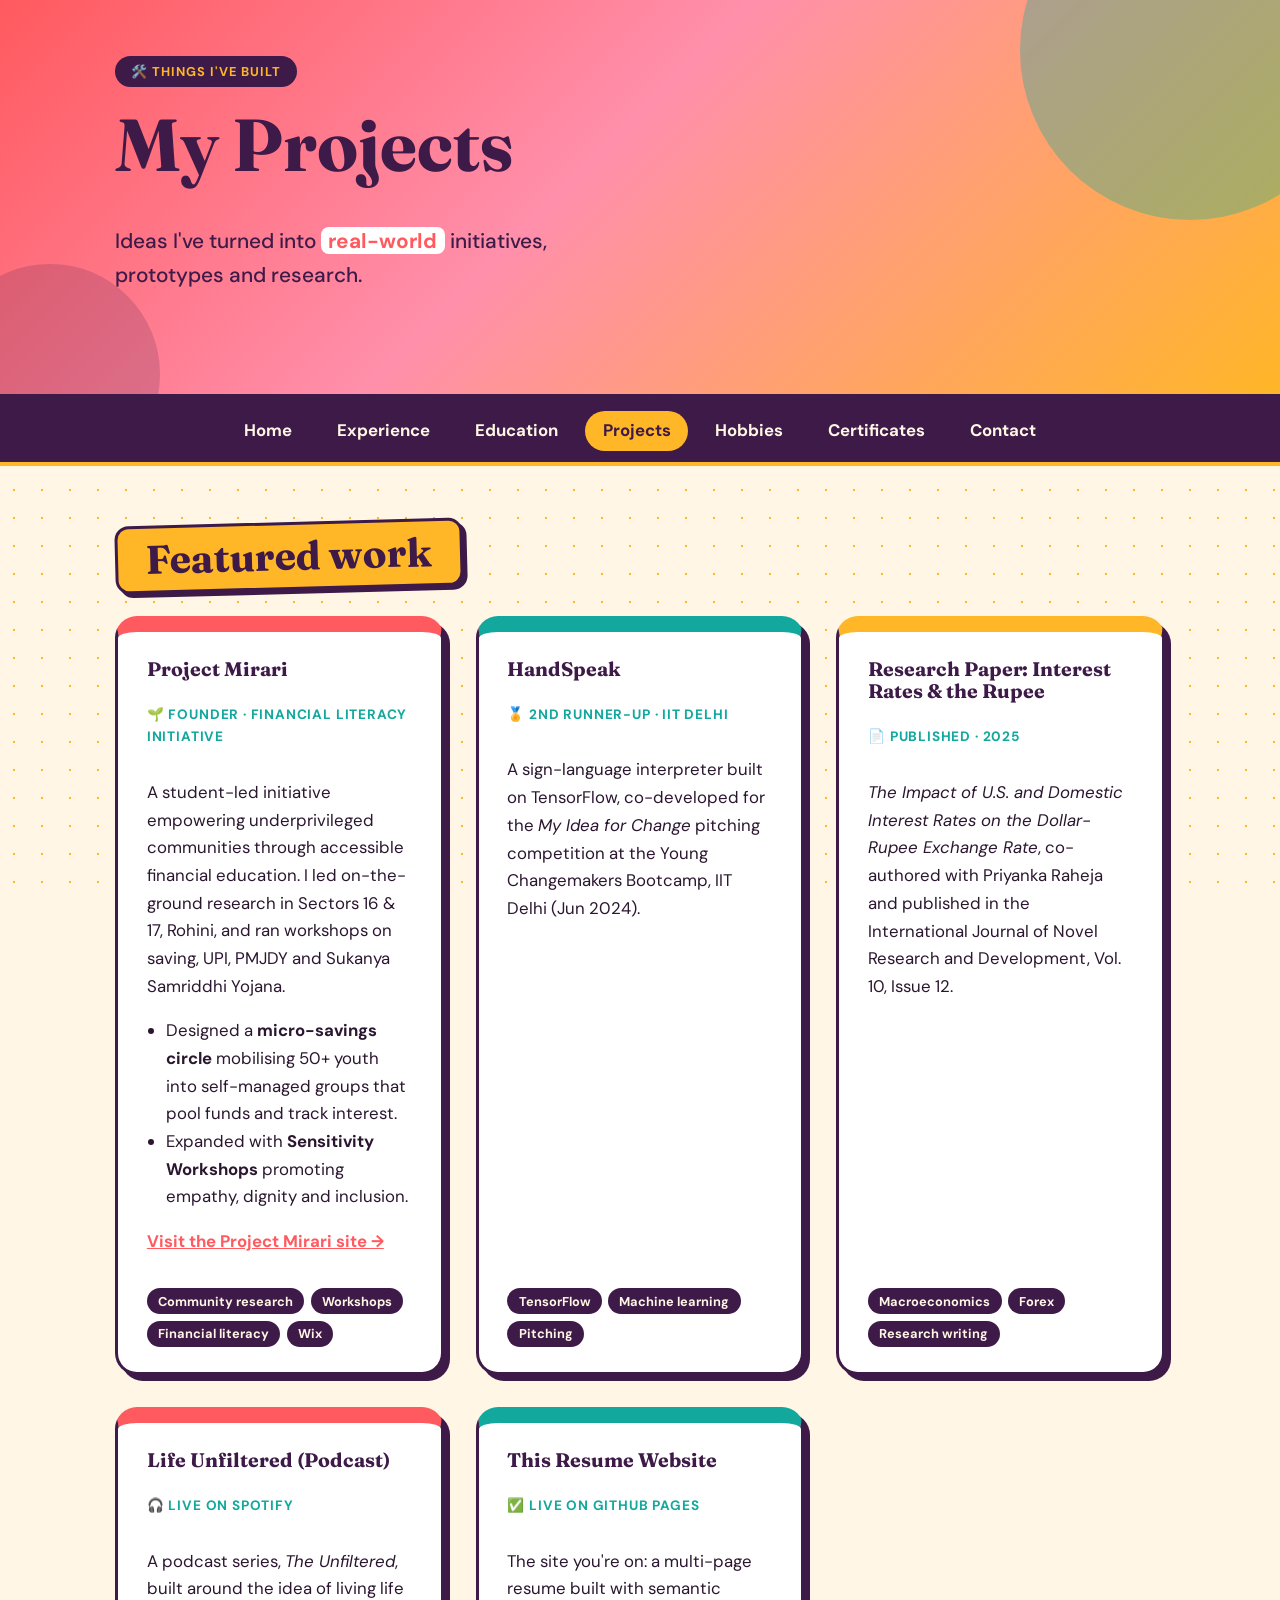
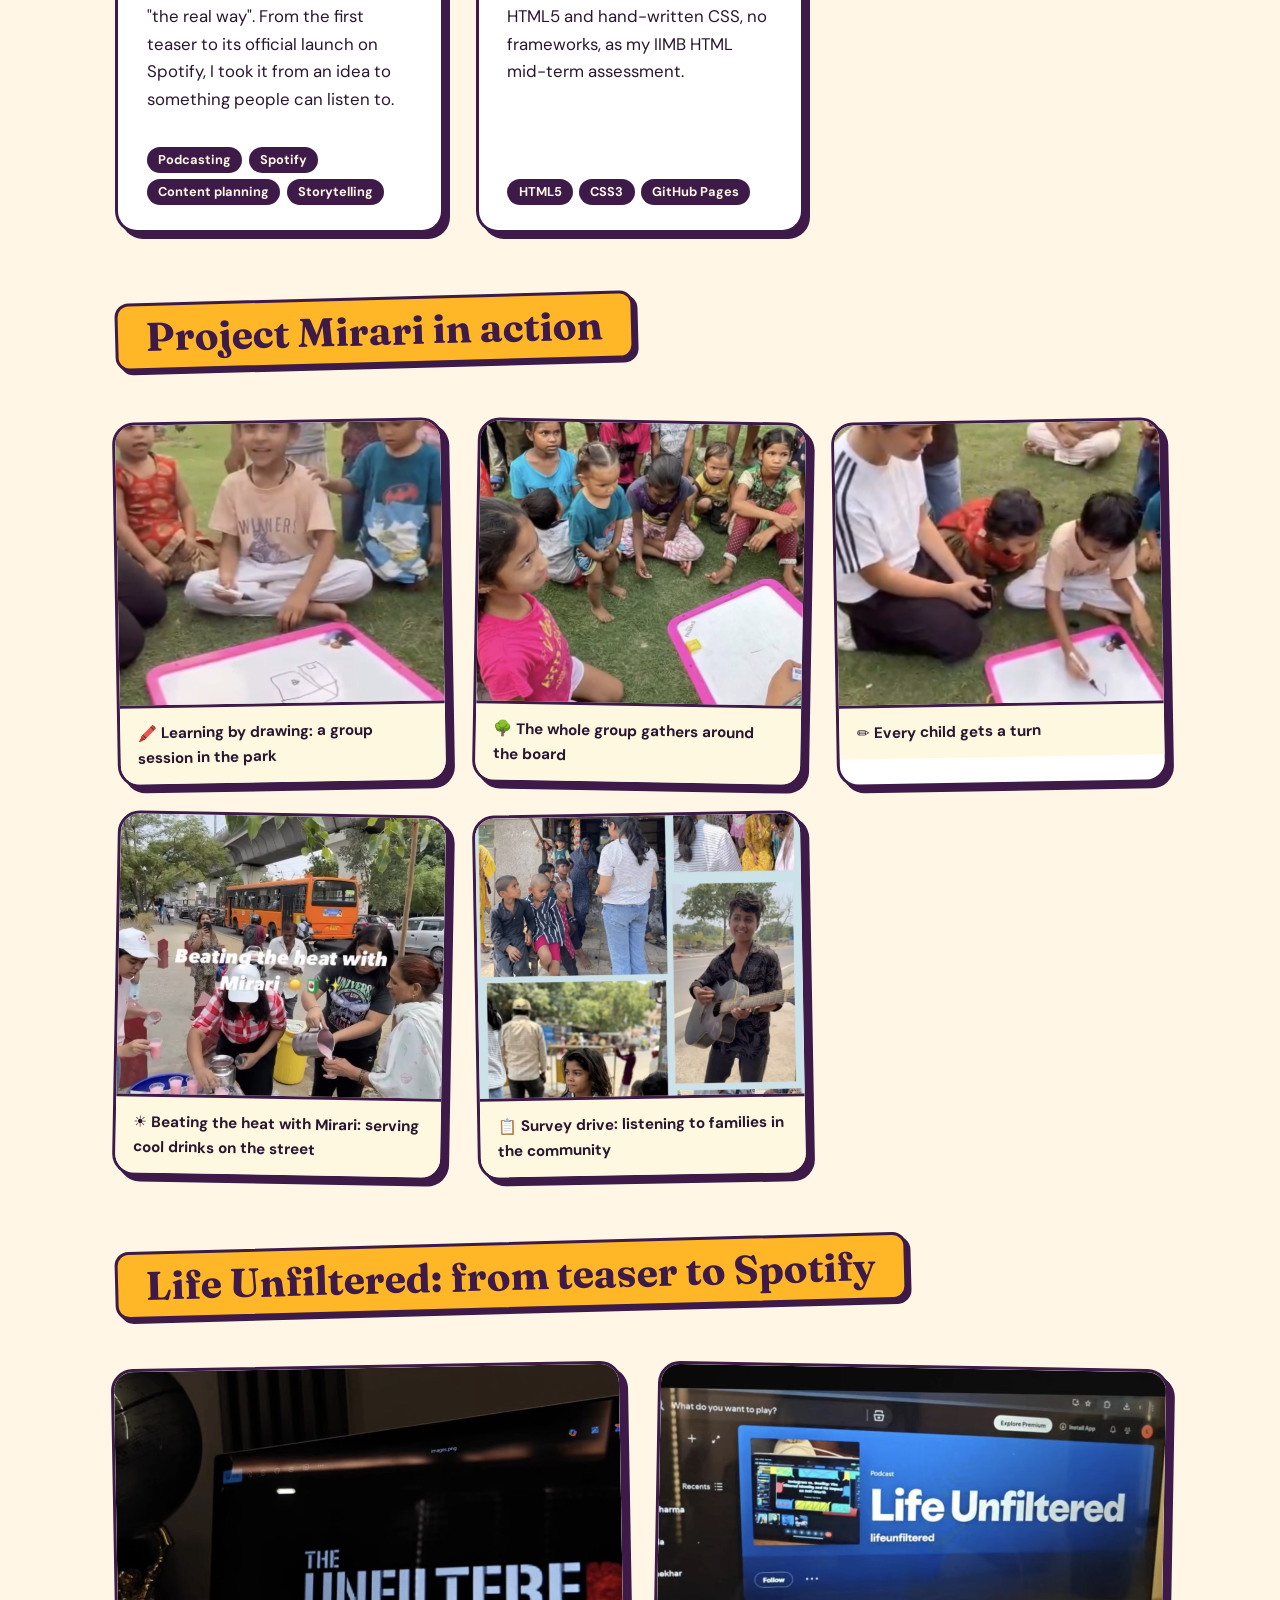
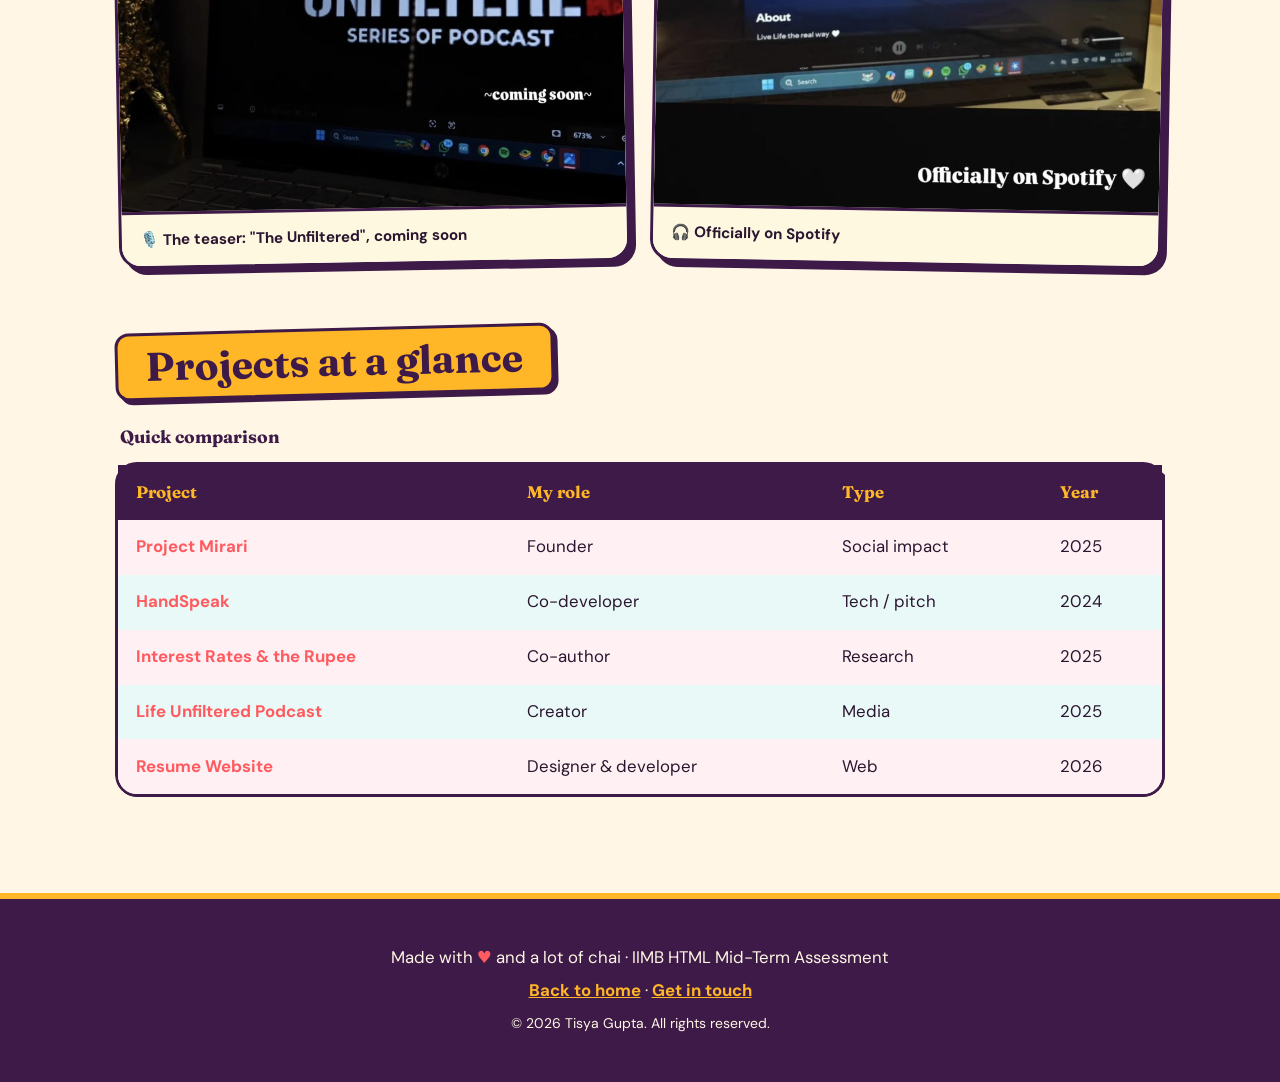
<file: projects.html>
<!DOCTYPE html>
<html lang="en">
<head>
  <meta charset="UTF-8">
  <meta name="viewport" content="width=device-width, initial-scale=1.0">
  <meta name="description" content="Projects by Tisya Gupta – Project Mirari, HandSpeak, the Life Unfiltered podcast, a published research paper and more.">
  <title>Projects | Tisya Gupta</title>
  <link rel="preconnect" href="https://fonts.googleapis.com">
  <link rel="preconnect" href="https://fonts.gstatic.com" crossorigin>
  <link href="https://fonts.googleapis.com/css2?family=DM+Sans:wght@400;500;700&family=Fraunces:opsz,wght@9..144,700;9..144,900&display=swap" rel="stylesheet">
  <link rel="stylesheet" href="style.css">
</head>
<body>
  <a class="skip-link" href="#main">Skip to content</a>

  <header class="site-header">
    <div class="wrap hero">
      <div class="hero-text">
        <span class="hello">🛠️ Things I've built</span>
        <h1>My Projects</h1>
        <p class="tagline">Ideas I've turned into <mark>real-world</mark> initiatives, prototypes and research.</p>
      </div>
    </div>
  </header>

  <nav class="site-nav" aria-label="Main navigation">
    <ul>
      <li><a href="index.html">Home</a></li>
      <li><a href="index.html#experience">Experience</a></li>
      <li><a href="index.html#education">Education</a></li>
      <li><a href="projects.html" aria-current="page">Projects</a></li>
      <li><a href="hobbies.html">Hobbies</a></li>
      <li><a href="certificates.html">Certificates</a></li>
      <li><a href="contact.html">Contact</a></li>
    </ul>
  </nav>

  <main id="main">
    <div class="wrap">
      <section aria-labelledby="proj-title">
        <h2 id="proj-title" class="section-title">Featured work</h2>

        <div class="project-grid">

          <article class="card project-card">
            <h3>Project Mirari</h3>
            <p class="status">🌱 Founder · Financial literacy initiative</p>
            <p>A student-led initiative empowering underprivileged communities through accessible financial education. I led on-the-ground research in Sectors 16 &amp; 17, Rohini, and ran workshops on saving, UPI, PMJDY and Sukanya Samriddhi Yojana.</p>
            <ul>
              <li>Designed a <strong>micro-savings circle</strong> mobilising 50+ youth into self-managed groups that pool funds and track interest.</li>
              <li>Expanded with <strong>Sensitivity Workshops</strong> promoting empathy, dignity and inclusion.</li>
            </ul>
            <p><a href="https://tisyagupta9.wixsite.com/mysite" target="_blank" rel="noopener">Visit the Project Mirari site →</a></p>
            <ul class="tech">
              <li>Community research</li><li>Workshops</li><li>Financial literacy</li><li>Wix</li>
            </ul>
          </article>

          <article class="card project-card">
            <h3>HandSpeak</h3>
            <p class="status">🏅 2nd Runner-Up · IIT Delhi</p>
            <p>A sign-language interpreter built on TensorFlow, co-developed for the <i>My Idea for Change</i> pitching competition at the Young Changemakers Bootcamp, IIT Delhi (Jun 2024).</p>
            <ul class="tech">
              <li>TensorFlow</li><li>Machine learning</li><li>Pitching</li>
            </ul>
          </article>

          <article class="card project-card">
            <h3>Research Paper: Interest Rates &amp; the Rupee</h3>
            <p class="status">📄 Published · 2025</p>
            <p><cite>The Impact of U.S. and Domestic Interest Rates on the Dollar-Rupee Exchange Rate</cite>, co-authored with Priyanka Raheja and published in the International Journal of Novel Research and Development, Vol. 10, Issue 12.</p>
            <ul class="tech">
              <li>Macroeconomics</li><li>Forex</li><li>Research writing</li>
            </ul>
          </article>

          <article class="card project-card">
            <h3>Life Unfiltered (Podcast)</h3>
            <p class="status">🎧 Live on Spotify</p>
            <p>A podcast series, <i>The Unfiltered</i>, built around the idea of living life "the real way". From the first teaser to its official launch on Spotify, I took it from an idea to something people can listen to.</p>
            <ul class="tech">
              <li>Podcasting</li><li>Spotify</li><li>Content planning</li><li>Storytelling</li>
            </ul>
          </article>

          <article class="card project-card">
            <h3>This Resume Website</h3>
            <p class="status">✅ Live on GitHub Pages</p>
            <p>The site you're on: a multi-page resume built with semantic HTML5 and hand-written CSS, no frameworks, as my IIMB HTML mid-term assessment.</p>
            <ul class="tech">
              <li>HTML5</li><li>CSS3</li><li>GitHub Pages</li>
            </ul>
          </article>

        </div>
      </section>

      <section id="mirari-gallery" aria-labelledby="mirari-title">
        <h2 id="mirari-title" class="section-title">Project Mirari in action</h2>
        <div class="gallery mirari-gallery">
          <figure>
            <img src="images/mirari-whiteboard-1.jpg" alt="A boy holding a marker beside a pink whiteboard with a drawing, surrounded by other children in a park" loading="lazy">
            <figcaption>🖍️ Learning by drawing: a group session in the park</figcaption>
          </figure>
          <figure>
            <img src="images/mirari-circle.jpg" alt="A large circle of children sitting on the grass watching a pink whiteboard" loading="lazy">
            <figcaption>🌳 The whole group gathers around the board</figcaption>
          </figure>
          <figure>
            <img src="images/mirari-whiteboard-2.jpg" alt="A child drawing on a pink whiteboard while a volunteer and other children watch" loading="lazy">
            <figcaption>✏️ Every child gets a turn</figcaption>
          </figure>
          <figure>
            <img src="images/mirari-pink-cups.jpg" alt="Volunteers pouring pink drinks into cups for passers-by on a Delhi street, with the caption Beating the heat with Mirari" loading="lazy">
            <figcaption>☀️ Beating the heat with Mirari: serving cool drinks on the street</figcaption>
          </figure>
          <figure>
            <img src="images/mirari-survey-drive.jpg" alt="A collage from a survey drive showing conversations with families and children outside a neighbourhood shop" loading="lazy">
            <figcaption>📋 Survey drive: listening to families in the community</figcaption>
          </figure>
        </div>
      </section>

      <section id="podcast" aria-labelledby="podcast-title">
        <h2 id="podcast-title" class="section-title">Life Unfiltered: from teaser to Spotify</h2>
        <div class="gallery gallery-tall">
          <figure>
            <img src="images/podcast-unfiltered-teaser.jpg" alt="A laptop screen showing the title card The Unfiltered, series of podcast, with the words coming soon" loading="lazy">
            <figcaption>🎙️ The teaser: "The Unfiltered", coming soon</figcaption>
          </figure>
          <figure>
            <img src="images/podcast-spotify.jpg" alt="The Life Unfiltered podcast page open on Spotify, with the caption Officially on Spotify" loading="lazy">
            <figcaption>🎧 Officially on Spotify</figcaption>
          </figure>
        </div>
      </section>

      <section aria-labelledby="stack-title">
        <h2 id="stack-title" class="section-title">Projects at a glance</h2>
        <div class="table-wrap">
          <table>
            <caption>Quick comparison</caption>
            <thead>
              <tr>
                <th scope="col">Project</th>
                <th scope="col">My role</th>
                <th scope="col">Type</th>
                <th scope="col">Year</th>
              </tr>
            </thead>
            <tbody>
              <tr><th scope="row">Project Mirari</th><td>Founder</td><td>Social impact</td><td>2025</td></tr>
              <tr><th scope="row">HandSpeak</th><td>Co-developer</td><td>Tech / pitch</td><td>2024</td></tr>
              <tr><th scope="row">Interest Rates &amp; the Rupee</th><td>Co-author</td><td>Research</td><td>2025</td></tr>
              <tr><th scope="row">Life Unfiltered Podcast</th><td>Creator</td><td>Media</td><td>2025</td></tr>
              <tr><th scope="row">Resume Website</th><td>Designer &amp; developer</td><td>Web</td><td>2026</td></tr>
            </tbody>
          </table>
        </div>
      </section>
    </div>
  </main>

  <footer class="site-footer">
    <p>Made with <span class="heart" aria-label="love">♥</span> and a lot of chai · IIMB HTML Mid-Term Assessment</p>
    <p><a href="index.html">Back to home</a> · <a href="contact.html">Get in touch</a></p>
    <p><small>&copy; <time datetime="2026">2026</time> Tisya Gupta. All rights reserved.</small></p>
  </footer>
</body>
</html>
</file>
<file: style.css>
/* ==========================================================
   Hearty Resume – shared stylesheet
   Palette: coral, marigold, teal, plum on warm cream
   ========================================================== */

:root {
  --coral: #ff5a5f;
  --pink: #ff8fab;
  --marigold: #ffb627;
  --teal: #12a89d;
  --plum: #3d1a47;
  --cream: #fff6e5;
  --white: #ffffff;
  --ink: #2b1630;
  --radius: 22px;
  --shadow: 6px 6px 0 var(--plum);
  --font-head: "Fraunces", Georgia, serif;
  --font-body: "DM Sans", system-ui, -apple-system, "Segoe UI", sans-serif;
}

*, *::before, *::after { box-sizing: border-box; }

html { scroll-behavior: smooth; }

body {
  margin: 0;
  font-family: var(--font-body);
  font-size: 1.05rem;
  line-height: 1.65;
  color: var(--ink);
  background-color: var(--cream);
  background-image: radial-gradient(var(--marigold) 1.2px, transparent 1.2px);
  background-size: 28px 28px;
  background-attachment: fixed;
}

h1, h2, h3 { font-family: var(--font-head); line-height: 1.15; margin: 0 0 .5em; }
a { color: var(--coral); font-weight: 700; }
a:hover { color: var(--teal); }

.wrap { width: min(1050px, 92%); margin-inline: auto; }

/* ---------- Header / hero ---------- */
.site-header {
  position: relative;
  overflow: hidden;
  background: linear-gradient(135deg, var(--coral) 0%, var(--pink) 45%, var(--marigold) 100%);
  color: var(--plum);
  border-bottom: 6px solid var(--plum);
  padding: 3.5rem 0 5rem;
}
.site-header::before,
.site-header::after {
  content: "";
  position: absolute;
  border-radius: 50%;
  z-index: 0;
}
.site-header::before { width: 340px; height: 340px; background: var(--teal); opacity: .35; top: -120px; right: -80px; }
.site-header::after  { width: 220px; height: 220px; background: var(--plum); opacity: .18; bottom: -90px; left: -60px; }

.hero {
  position: relative;
  z-index: 1;
  display: flex;
  align-items: center;
  gap: 3rem;
  flex-wrap: wrap;
  justify-content: center;
}
.hero-text { flex: 1 1 340px; }
.hero-text .hello {
  display: inline-block;
  background: var(--plum);
  color: var(--marigold);
  padding: .3rem 1rem;
  border-radius: 999px;
  font-weight: 700;
  letter-spacing: .08em;
  text-transform: uppercase;
  font-size: .8rem;
  margin-bottom: 1rem;
}
.hero-text h1 { font-size: clamp(2.6rem, 7vw, 4.6rem); color: var(--plum); }
.tagline { font-size: 1.3rem; font-weight: 500; max-width: 34ch; }
.tagline mark { background: var(--white); color: var(--coral); padding: 0 .35em; border-radius: 8px; font-weight: 700; }

.photo-frame { margin: 0; text-align: center; }
.photo-frame img {
  width: 260px;
  height: 260px;
  object-fit: cover;
  object-position: 55% 22%;
  background: var(--cream);
  border: 6px solid var(--plum);
  border-radius: 62% 38% 55% 45% / 48% 55% 45% 52%;
  box-shadow: 10px 10px 0 var(--teal);
  animation: morph 9s ease-in-out infinite;
}
.photo-frame figcaption { margin-top: 1.2rem; font-size: .9rem; font-weight: 700; }

@keyframes morph {
  0%, 100% { border-radius: 62% 38% 55% 45% / 48% 55% 45% 52%; }
  50%      { border-radius: 40% 60% 42% 58% / 58% 42% 58% 42%; }
}

/* ---------- Navigation ---------- */
.site-nav {
  position: sticky;
  top: 0;
  z-index: 50;
  background: var(--plum);
  border-bottom: 4px solid var(--marigold);
}
.site-nav ul {
  list-style: none;
  margin: 0 auto;
  padding: .7rem 0;
  display: flex;
  gap: .6rem;
  justify-content: center;
  flex-wrap: wrap;
  width: min(1050px, 92%);
}
.site-nav a {
  display: block;
  text-decoration: none;
  color: var(--cream);
  padding: .4rem 1.1rem;
  border-radius: 999px;
  font-weight: 700;
  transition: transform .15s, background .15s;
}
.site-nav a:hover { background: var(--teal); color: var(--white); transform: translateY(-2px) rotate(-1.5deg); }
.site-nav a[aria-current="page"] { background: var(--marigold); color: var(--plum); }

/* ---------- Sections & cards ---------- */
main { padding: 3.5rem 0 2rem; }

section { margin-bottom: 4rem; }

.section-title {
  display: inline-block;
  font-size: clamp(1.8rem, 4vw, 2.5rem);
  color: var(--plum);
  background: var(--marigold);
  padding: .2em .7em;
  border: 3px solid var(--plum);
  border-radius: 14px;
  box-shadow: 4px 4px 0 var(--plum);
  transform: rotate(-1.5deg);
  margin-bottom: 1.6rem;
}

.card {
  background: var(--white);
  border: 3px solid var(--plum);
  border-radius: var(--radius);
  box-shadow: var(--shadow);
  padding: 1.6rem 1.8rem;
}

.about-card { border-left: 14px solid var(--coral); font-size: 1.15rem; }

/* ---------- Timeline (experience) ---------- */
.timeline { display: grid; gap: 1.6rem; position: relative; }
.timeline article { border-left: 14px solid var(--teal); }
.timeline article:nth-child(even) { border-left-color: var(--pink); }
.timeline h3 { margin-bottom: .15em; color: var(--plum); }
.role-meta { margin: 0 0 .8rem; font-weight: 700; color: var(--coral); }
.role-meta time {
  background: var(--plum);
  color: var(--cream);
  font-size: .8rem;
  padding: .15rem .7rem;
  border-radius: 999px;
  margin-left: .4rem;
  white-space: nowrap;
}
.timeline ul, .project-card ul { margin: 0; padding-left: 1.2rem; }
.timeline li::marker { content: "♥  "; color: var(--coral); }

/* ---------- Tables ---------- */
.table-wrap { overflow-x: auto; border-radius: var(--radius); }
table {
  width: 100%;
  border-collapse: separate;
  border-spacing: 0;
  background: var(--white);
  border: 3px solid var(--plum);
  border-radius: var(--radius);
  box-shadow: var(--shadow);
  overflow: hidden;
}
caption {
  caption-side: top;
  text-align: left;
  font-family: var(--font-head);
  font-weight: 700;
  font-size: 1.1rem;
  padding: 0 .3rem .7rem;
  color: var(--plum);
}
th, td { padding: .85rem 1.1rem; text-align: left; vertical-align: middle; }
thead th { background: var(--plum); color: var(--marigold); font-family: var(--font-head); }
tbody tr:nth-child(odd)  { background: #fff0f3; }
tbody tr:nth-child(even) { background: #e8f9f7; }
tbody th { color: var(--coral); }
tbody tr:hover { background: #fff0c9; }

meter {
  width: 100%;
  min-width: 120px;
  height: 18px;
  accent-color: var(--coral);
}
meter::-webkit-meter-bar { background: #f3e4cf; border: 2px solid var(--plum); border-radius: 999px; height: 18px; }
meter::-webkit-meter-optimum-value,
meter::-webkit-meter-suboptimum-value,
meter::-webkit-meter-even-less-good-value { background: linear-gradient(90deg, var(--coral), var(--marigold)); border-radius: 999px; }
meter::-moz-meter-bar { background: var(--coral); }

/* ---------- Two-column layout ---------- */
.grid-2 { display: grid; gap: 2rem; grid-template-columns: repeat(auto-fit, minmax(300px, 1fr)); align-items: start; }

/* ---------- Chips / hobbies ---------- */
.chips { list-style: none; margin: 0; padding: 0; display: flex; flex-wrap: wrap; gap: .7rem; }
.chips li {
  background: var(--white);
  border: 3px solid var(--plum);
  border-radius: 999px;
  padding: .35rem 1.1rem;
  font-weight: 700;
  box-shadow: 3px 3px 0 var(--plum);
  transition: transform .15s;
}
.chips li:nth-child(4n+1) { background: var(--pink); }
.chips li:nth-child(4n+2) { background: var(--marigold); }
.chips li:nth-child(4n+3) { background: #a8ece6; }
.chips li:hover { transform: translateY(-4px) rotate(-2deg); }

/* ---------- Projects ---------- */
.project-grid { display: grid; gap: 2rem; grid-template-columns: repeat(auto-fit, minmax(300px, 1fr)); }
.project-card { display: flex; flex-direction: column; position: relative; }
.project-card:nth-child(3n+1) { border-top: 16px solid var(--coral); }
.project-card:nth-child(3n+2) { border-top: 16px solid var(--teal); }
.project-card:nth-child(3n+3) { border-top: 16px solid var(--marigold); }
.project-card h3 { color: var(--plum); }
.project-card .status { font-size: .85rem; font-weight: 700; color: var(--teal); text-transform: uppercase; letter-spacing: .06em; }
.tech { list-style: none; padding: 0 !important; margin: 1rem 0 0 !important; display: flex; flex-wrap: wrap; gap: .4rem; margin-top: auto !important; padding-top: 1rem !important; }
.tech li {
  background: var(--plum);
  color: var(--cream);
  font-size: .8rem;
  padding: .15rem .7rem;
  border-radius: 999px;
  font-weight: 700;
}

/* ---------- Contact ---------- */
address { font-style: normal; display: grid; gap: .9rem; }
address p { margin: 0; }
.contact-icon { display: inline-block; width: 2rem; }

form { display: grid; gap: 1rem; }
label { font-weight: 700; display: grid; gap: .3rem; }
input, textarea, select {
  font: inherit;
  padding: .7rem 1rem;
  border: 3px solid var(--plum);
  border-radius: 14px;
  background: var(--cream);
}
input:focus, textarea:focus, select:focus { outline: 4px solid var(--marigold); }
button, .btn {
  font: inherit;
  font-weight: 700;
  cursor: pointer;
  background: var(--coral);
  color: var(--white);
  border: 3px solid var(--plum);
  border-radius: 999px;
  padding: .7rem 1.8rem;
  box-shadow: 4px 4px 0 var(--plum);
  text-decoration: none;
  display: inline-block;
  transition: transform .15s, box-shadow .15s;
}
button:hover, .btn:hover { transform: translate(-2px, -2px); box-shadow: 6px 6px 0 var(--plum); color: var(--white); }
.btn-teal { background: var(--teal); }

details { background: var(--white); border: 3px solid var(--plum); border-radius: 16px; padding: .8rem 1.2rem; margin-bottom: 1rem; }
summary { cursor: pointer; font-weight: 700; color: var(--plum); }
details[open] { background: #fff8e0; }

/* ---------- Footer ---------- */
.site-footer {
  background: var(--plum);
  color: var(--cream);
  text-align: center;
  padding: 2.5rem 1rem;
  border-top: 6px solid var(--marigold);
}
.site-footer p { margin: .3rem 0; }
.site-footer .heart { color: var(--coral); display: inline-block; animation: beat 1.4s infinite; }
.site-footer a { color: var(--marigold); }

@keyframes beat { 0%, 100% { transform: scale(1); } 15% { transform: scale(1.35); } 30% { transform: scale(1); } 45% { transform: scale(1.25); } }

/* ---------- Small screens & accessibility ---------- */
@media (max-width: 600px) {
  .hero { text-align: center; }
  .tagline { margin-inline: auto; }
  .photo-frame img { width: 210px; height: 210px; }
  th, td { padding: .6rem .7rem; font-size: .95rem; }
}

@media (prefers-reduced-motion: reduce) {
  * { animation: none !important; transition: none !important; scroll-behavior: auto !important; }
}

.skip-link { position: absolute; left: -999px; }
.skip-link:focus { left: 1rem; top: 1rem; background: var(--white); padding: .5rem 1rem; z-index: 100; }

/* ---------- Photo galleries ---------- */
.gallery {
  display: grid;
  gap: 1.8rem;
  grid-template-columns: repeat(auto-fit, minmax(260px, 1fr));
  margin-top: 1.8rem;
}
.gallery figure {
  margin: 0;
  background: var(--white);
  border: 3px solid var(--plum);
  border-radius: var(--radius);
  box-shadow: var(--shadow);
  overflow: hidden;
  transition: transform .2s;
}
.gallery figure:nth-child(odd)  { transform: rotate(-1deg); }
.gallery figure:nth-child(even) { transform: rotate(1deg); }
.gallery figure:hover { transform: rotate(0) scale(1.02); }
.gallery img { display: block; width: 100%; height: 300px; object-fit: cover; }
.gallery-tall img { height: 440px; }
.gallery-wide img { height: 360px; }
.gallery figcaption {
  padding: .8rem 1.1rem;
  font-weight: 700;
  font-size: .95rem;
  border-top: 3px solid var(--plum);
  background: #fff8e0;
}
.cert-gallery { grid-template-columns: repeat(auto-fit, minmax(220px, 1fr)); }
.cert-gallery img { height: 230px; object-position: top; }
.cert-gallery a { display: block; }
.mirari-gallery img { height: 280px; }

/* ---------- Click-to-enlarge (pure CSS lightbox) ---------- */
.lightbox {
  display: none;
  position: fixed;
  inset: 0;
  z-index: 200;
  background: rgba(43, 22, 48, .93);
  align-items: center;
  justify-content: center;
  padding: 3.5rem 1rem 1rem;
}
.lightbox:target { display: flex; }
.lightbox img {
  max-width: 100%;
  max-height: 100%;
  border: 4px solid var(--marigold);
  border-radius: 12px;
  background: var(--white);
}
.lightbox .close {
  position: absolute;
  top: 1rem;
  right: 1.2rem;
  width: 2.6rem;
  height: 2.6rem;
  display: grid;
  place-items: center;
  border-radius: 50%;
  background: var(--coral);
  color: var(--white);
  text-decoration: none;
  font-size: 1.2rem;
  border: 3px solid var(--cream);
}
</file>
